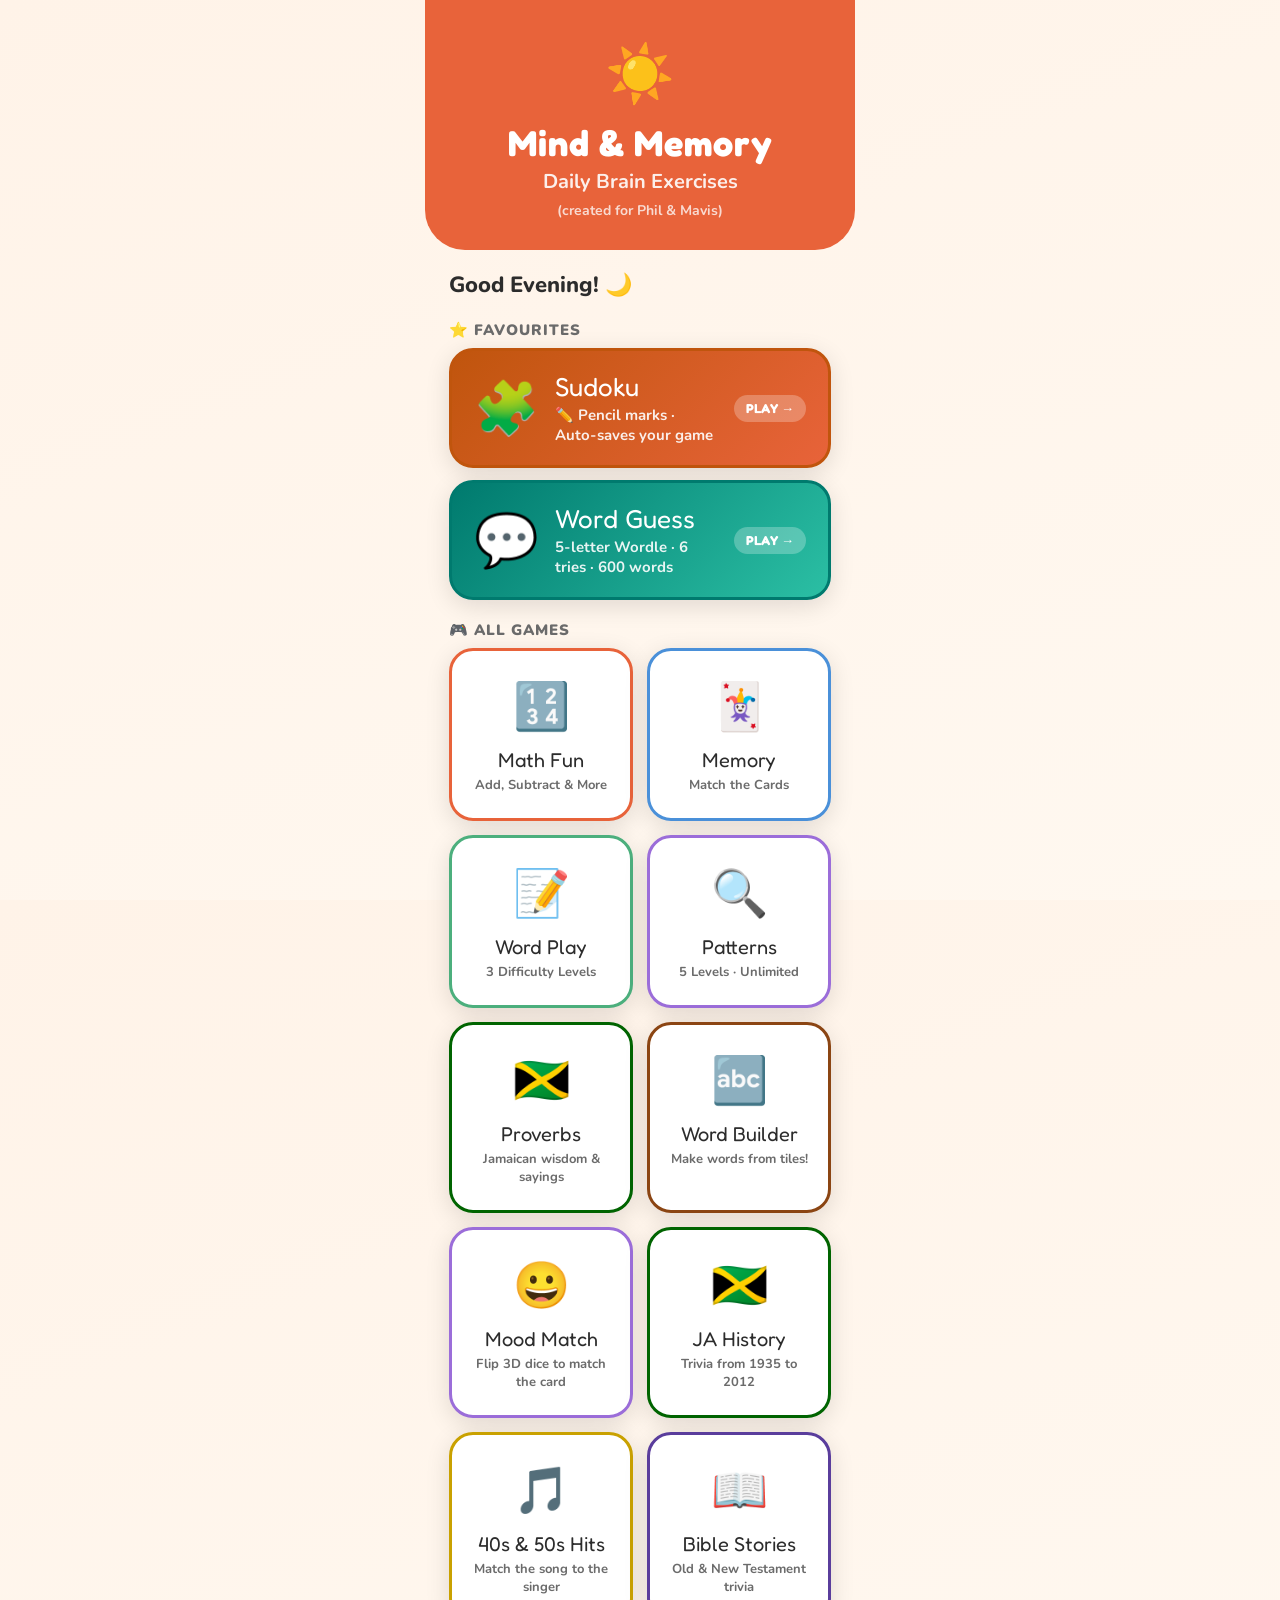
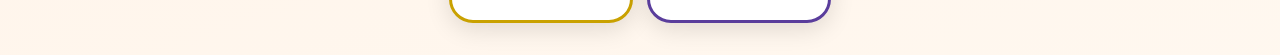
<file: index.html>
<!DOCTYPE html>
<html lang="en">
<head>
<meta charset="UTF-8">
<meta name="viewport" content="width=device-width, initial-scale=1.0, maximum-scale=1.0, minimum-scale=1.0, user-scalable=no">
<title>Mind & Memory</title>
<link rel="stylesheet" href="style.css">
<style>
  body { background: linear-gradient(160deg, #FFF3E8, #FFF8F0); }

  .home-header {
    background: var(--primary);
    padding: 36px 28px 28px;
    border-radius: 0 0 40px 40px;
    color: #fff; text-align: center;
  }
  .home-header .sun { font-size: 56px; margin-bottom: 8px; }
  .home-header h1   { font-family: 'Fredoka One', cursive; font-size: 36px; letter-spacing: 1px; margin-bottom: 4px; }
  .home-header p    { font-size: 20px; opacity: 0.9; font-weight: 700; }

  .home-greeting { padding: 20px 24px 6px; font-size: 22px; font-weight: 800; }

  /* ── Section labels ── */
  .section-label {
    padding: 14px 24px 8px;
    font-size: 15px; font-weight: 900;
    color: var(--subtext); letter-spacing: 1px;
    text-transform: uppercase;
  }

  /* ── Favourites row — full width cards, prominent ── */
  .favourites-row {
    display: flex; flex-direction: column;
    gap: 12px; padding: 0 24px 6px;
  }
  .fav-card {
    display: flex; align-items: center; gap: 16px;
    background: #fff; border-radius: var(--radius);
    padding: 20px 22px;
    box-shadow: var(--shadow);
    text-decoration: none; color: var(--text);
    border: 3px solid transparent;
    transition: transform 0.15s;
    -webkit-tap-highlight-color: transparent;
    user-select: none; position: relative; overflow: hidden;
  }
  .fav-card:active { transform: scale(0.97); }

  /* Sudoku — rich orange */
  .fav-card.sudoku {
    background: linear-gradient(135deg, #C0550D 0%, #E8633A 100%);
    border-color: #C0550D;
  }
  .fav-card.sudoku .fav-name,
  .fav-card.sudoku .fav-desc,
  .fav-card.sudoku .fav-badge { color: #fff; }

  /* Wordle — rich teal */
  .fav-card.wordle {
    background: linear-gradient(135deg, #007A6E 0%, #2BBFA4 100%);
    border-color: #007A6E;
  }
  .fav-card.wordle .fav-name,
  .fav-card.wordle .fav-desc,
  .fav-card.wordle .fav-badge { color: #fff; }

  .fav-icon  { font-size: 52px; flex-shrink: 0; }
  .fav-info  { flex: 1; }
  .fav-name  { font-family: 'Fredoka One', cursive; font-size: 26px; margin-bottom: 3px; }
  .fav-desc  { font-size: 15px; font-weight: 700; opacity: 0.9; }
  .fav-badge {
    font-family: 'Fredoka One', cursive;
    font-size: 13px; font-weight: 900;
    background: rgba(255,255,255,0.25);
    padding: 5px 12px; border-radius: 50px;
    flex-shrink: 0;
  }

  /* ── Regular game grid ── */
  .game-grid {
    display: grid; grid-template-columns: 1fr 1fr;
    gap: 14px; padding: 0 24px 32px;
  }
  .game-card {
    background: #fff; border-radius: var(--radius);
    padding: 24px 14px; text-align: center;
    box-shadow: var(--shadow); cursor: pointer;
    transition: transform 0.15s; border: 3px solid transparent;
    -webkit-tap-highlight-color: transparent; user-select: none;
    text-decoration: none; color: var(--text); display: block;
  }
  .game-card:active { transform: scale(0.96); }
  .game-card .icon      { font-size: 46px; margin-bottom: 10px; }
  .game-card .game-name { font-family: 'Fredoka One', cursive; font-size: 20px; margin-bottom: 4px; }
  .game-card .game-desc { font-size: 13px; color: var(--subtext); font-weight: 700; }

  .game-card.math     { border-color: var(--primary); }
  .game-card.memory   { border-color: var(--secondary); }
  .game-card.word     { border-color: var(--green); }
  .game-card.pattern  { border-color: var(--purple); }
  .game-card.proverbs { border-color: #006400; }
  .game-card.scrabble { border-color: #8B4513; }
  .game-card.mood     { border-color: var(--purple); }
  .game-card.jhistory { border-color: #006400; }
  .game-card.music40s { border-color: #C9A100; }
  .game-card.bible    { border-color: #5A3D9C; }
</style>
  <link rel="manifest" href="manifest.json">
  <meta name="apple-mobile-web-app-capable" content="yes">
  <meta name="apple-mobile-web-app-status-bar-style" content="black-translucent">
  <meta name="apple-mobile-web-app-title" content="Mind &amp; Memory">
  <meta name="theme-color" content="#E8633A">
</head>
<body>

<div class="home-header">
  <div class="sun">☀️</div>
  <h1>Mind & Memory</h1>
  <p>Daily Brain Exercises<br><span style="font-size:14px;font-weight:700;opacity:0.85">(created for Phil &amp; Mavis)</span></p>
</div>

<div class="home-greeting" id="greeting">Good Morning! 🌸</div>

<!-- ── FAVOURITES ── -->
<div class="section-label">⭐ Favourites</div>
<div class="favourites-row">
  <a class="fav-card sudoku" href="sudoku.html">
    <div class="fav-icon">🧩</div>
    <div class="fav-info">
      <div class="fav-name">Sudoku</div>
      <div class="fav-desc">✏️ Pencil marks · Auto-saves your game</div>
    </div>
    <div class="fav-badge">PLAY →</div>
  </a>
  <a class="fav-card wordle" href="wordle.html">
    <div class="fav-icon">💬</div>
    <div class="fav-info">
      <div class="fav-name">Word Guess</div>
      <div class="fav-desc">5-letter Wordle · 6 tries · 600 words</div>
    </div>
    <div class="fav-badge">PLAY →</div>
  </a>
</div>

<!-- ── ALL GAMES ── -->
<div class="section-label">🎮 All Games</div>
<div class="game-grid">
  <a class="game-card math" href="math.html">
    <div class="icon">🔢</div>
    <div class="game-name">Math Fun</div>
    <div class="game-desc">Add, Subtract & More</div>
  </a>
  <a class="game-card memory" href="memory.html">
    <div class="icon">🃏</div>
    <div class="game-name">Memory</div>
    <div class="game-desc">Match the Cards</div>
  </a>
  <a class="game-card word" href="wordplay.html">
    <div class="icon">📝</div>
    <div class="game-name">Word Play</div>
    <div class="game-desc">3 Difficulty Levels</div>
  </a>
  <a class="game-card pattern" href="patterns.html">
    <div class="icon">🔍</div>
    <div class="game-name">Patterns</div>
    <div class="game-desc">5 Levels · Unlimited</div>
  </a>
  <a class="game-card proverbs" href="proverbs.html">
    <div class="icon">🇯🇲</div>
    <div class="game-name">Proverbs</div>
    <div class="game-desc">Jamaican wisdom & sayings</div>
  </a>
  <a class="game-card scrabble" href="scrabble.html">
    <div class="icon">🔤</div>
    <div class="game-name">Word Builder</div>
    <div class="game-desc">Make words from tiles!</div>
  </a>
  <a class="game-card mood" href="moodmatch.html">
    <div class="icon">😀</div>
    <div class="game-name">Mood Match</div>
    <div class="game-desc">Flip 3D dice to match the card</div>
  </a>
  <a class="game-card jhistory" href="jhistory.html">
    <div class="icon">🇯🇲</div>
    <div class="game-name">JA History</div>
    <div class="game-desc">Trivia from 1935 to 2012</div>
  </a>
  <a class="game-card music40s" href="music40s.html">
    <div class="icon">🎵</div>
    <div class="game-name">40s & 50s Hits</div>
    <div class="game-desc">Match the song to the singer</div>
  </a>
  <a class="game-card bible" href="biblestories.html">
    <div class="icon">📖</div>
    <div class="game-name">Bible Stories</div>
    <div class="game-desc">Old & New Testament trivia</div>
  </a>
</div>

<script>
  const h = new Date().getHours();
  document.getElementById('greeting').textContent =
    h < 12 ? 'Good Morning! 🌸' : h < 17 ? 'Good Afternoon! ☀️' : 'Good Evening! 🌙';
</script>
  <script>
    if ("serviceWorker" in navigator) {
      navigator.serviceWorker.register("/Mind-and-Memory/sw.js");
    }
  </script>
</body>
</html>
</file>
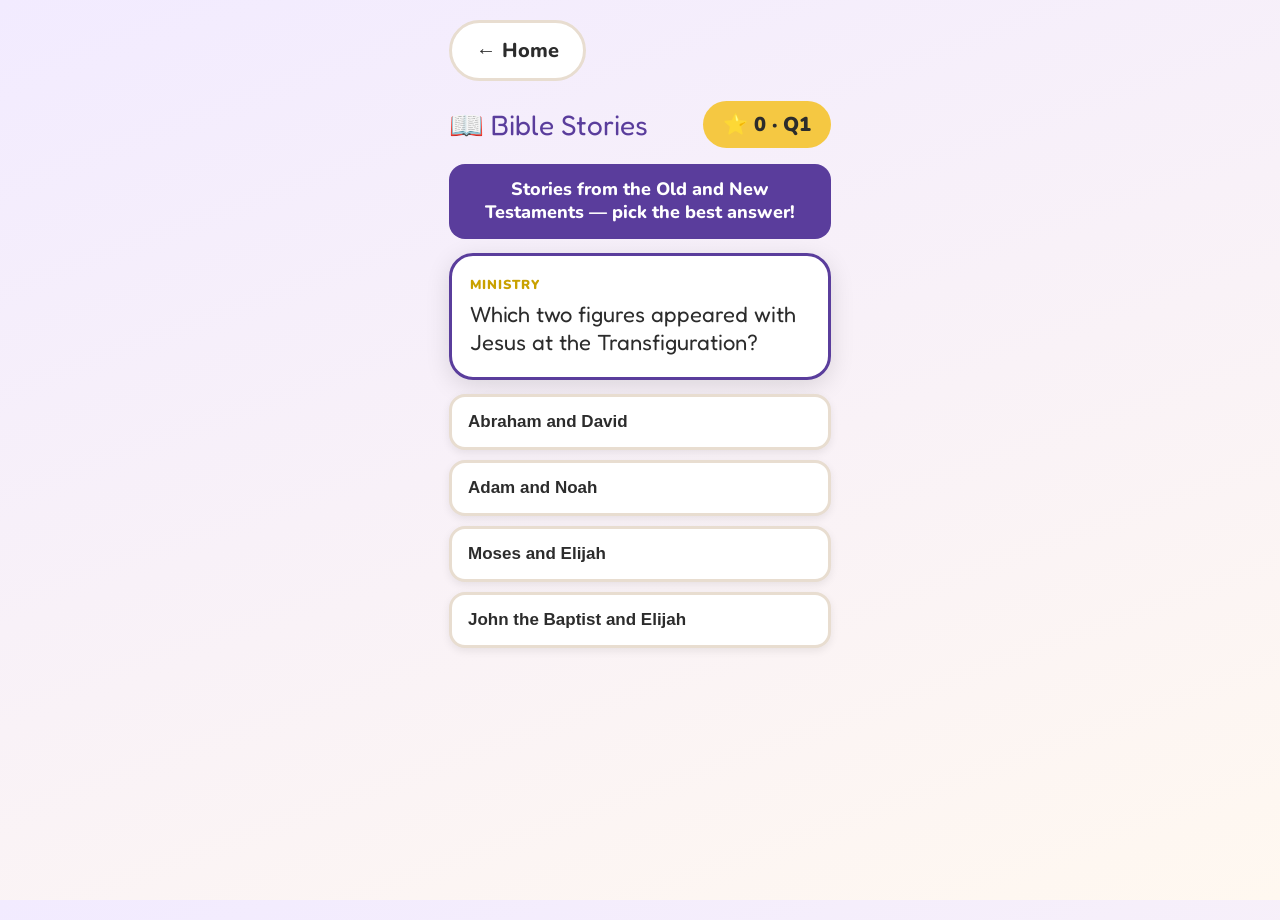
<file: biblestories.html>
<!DOCTYPE html>
<html lang="en">
<head>
<meta charset="UTF-8">
<meta name="viewport" content="width=device-width, initial-scale=1.0, maximum-scale=1.0, minimum-scale=1.0, user-scalable=no">
<title>Bible Stories – Mind & Memory</title>
<link rel="stylesheet" href="style.css">
<style>
  body { background: linear-gradient(160deg,#F2EBFF,#FFF8F0); overflow-y:auto; }

  .bs-banner {
    margin: 0 24px 14px; border-radius: 16px;
    padding: 14px 20px; font-size: 18px; font-weight: 800;
    text-align: center; color: #fff; background: #5A3D9C;
    line-height: 1.3;
  }

  .bs-question {
    margin: 0 24px 14px; background: #fff;
    border: 3px solid #5A3D9C; border-radius: var(--radius);
    padding: 20px 18px; box-shadow: var(--shadow);
  }
  .bs-section {
    font-size: 13px; font-weight: 900; letter-spacing: 1px;
    color: #C9A100; text-transform: uppercase; margin-bottom: 6px;
  }
  .bs-q-text {
    font-family: 'Fredoka One', cursive; font-size: 22px;
    color: var(--text); line-height: 1.3;
  }

  .bs-options {
    display: grid; grid-template-columns: 1fr;
    gap: 10px; padding: 0 24px;
  }
  .bs-btn {
    background: #fff; border: 3px solid var(--border);
    border-radius: 16px; padding: 14px 16px;
    font-size: 17px; font-weight: 800; color: var(--text);
    cursor: pointer; text-align: left;
    box-shadow: 0 3px 8px rgba(0,0,0,.08);
    -webkit-tap-highlight-color: transparent;
    line-height: 1.3;
  }
  .bs-btn:active { transform: scale(.97); }
  .bs-btn.correct { background: #5A3D9C; color: #fff; border-color: #5A3D9C; }
  .bs-btn.wrong   { background: #EF5350; color: #fff; border-color: #EF5350; }

  .bs-feedback {
    margin: 14px 24px 0; text-align: center;
    font-size: 18px; font-weight: 900; min-height: 26px;
  }
  .bs-feedback.good { color: var(--green); }
  .bs-feedback.bad  { color: #EF5350; }

  .bs-fact-box {
    margin: 12px 24px 18px; background: #FFF8E0;
    border: 3px solid #C9A100; border-radius: 16px;
    padding: 14px 18px; display: none;
  }
  .bs-fact-label { font-size: 13px; font-weight: 900; color: #C9A100; text-transform: uppercase; letter-spacing: 1px; margin-bottom: 4px; }
  .bs-fact-text  { font-size: 15px; font-weight: 700; color: var(--text); line-height: 1.4; }
</style>
  <link rel="manifest" href="manifest.json">
  <meta name="apple-mobile-web-app-capable" content="yes">
  <meta name="apple-mobile-web-app-status-bar-style" content="black-translucent">
  <meta name="apple-mobile-web-app-title" content="Mind &amp; Memory">
  <meta name="theme-color" content="#5A3D9C">
</head>
<body>

  <a class="back-btn" href="index.html">← Home</a>

  <div class="game-header">
    <div class="game-title" style="color:#5A3D9C">📖 Bible Stories</div>
    <div class="score-badge">⭐ <span id="bs-score">0</span> · Q<span id="bs-qnum">1</span></div>
  </div>

  <div class="bs-banner">Stories from the Old and New Testaments — pick the best answer!</div>

  <div class="bs-question">
    <div class="bs-section" id="bs-section"></div>
    <div class="bs-q-text" id="bs-question"></div>
  </div>

  <div class="bs-options" id="bs-options"></div>

  <div class="bs-feedback" id="bs-feedback"></div>

  <div class="bs-fact-box" id="bs-fact-box">
    <div class="bs-fact-label">📖 Did you know?</div>
    <div class="bs-fact-text" id="bs-fact-text"></div>
  </div>

  <script src="games/biblestories.js"></script>
  <script>
    if ("serviceWorker" in navigator) {
      navigator.serviceWorker.register("/Mind-and-Memory/sw.js");
    }
  </script>
</body>
</html>
</file>
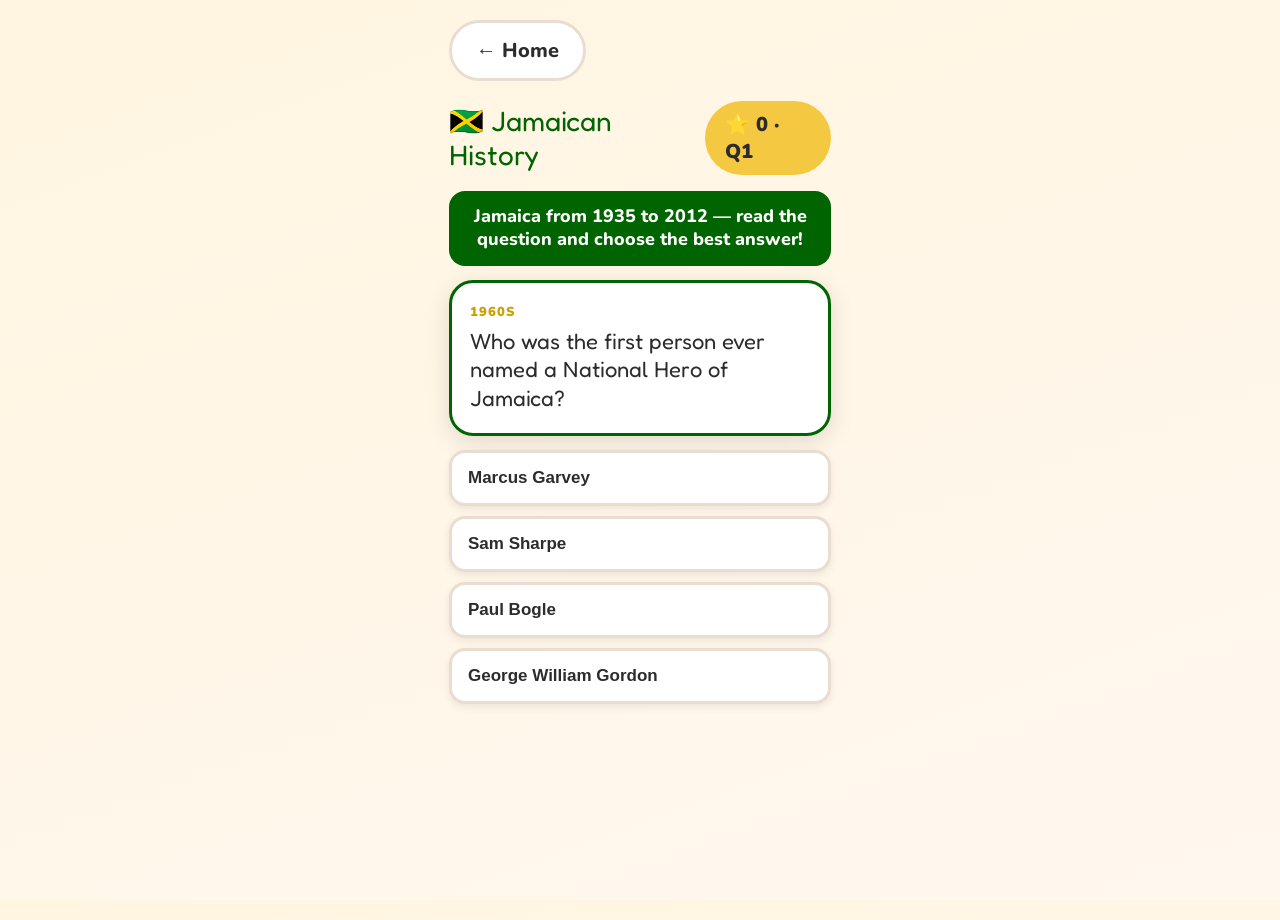
<file: jhistory.html>
<!DOCTYPE html>
<html lang="en">
<head>
<meta charset="UTF-8">
<meta name="viewport" content="width=device-width, initial-scale=1.0, maximum-scale=1.0, minimum-scale=1.0, user-scalable=no">
<title>Jamaican History – Mind & Memory</title>
<link rel="stylesheet" href="style.css">
<style>
  body { background: linear-gradient(160deg,#FFF5E0,#FFF8F0); overflow-y:auto; }

  .jh-banner {
    margin: 0 24px 14px; border-radius: 16px;
    padding: 14px 20px; font-size: 18px; font-weight: 800;
    text-align: center; color: #fff; background: #006400;
    line-height: 1.3;
  }

  .jh-question {
    margin: 0 24px 14px; background: #fff;
    border: 3px solid #006400; border-radius: var(--radius);
    padding: 20px 18px; box-shadow: var(--shadow);
  }
  .jh-era {
    font-size: 13px; font-weight: 900; letter-spacing: 1px;
    color: #C9A100; text-transform: uppercase; margin-bottom: 6px;
  }
  .jh-q-text {
    font-family: 'Fredoka One', cursive; font-size: 22px;
    color: var(--text); line-height: 1.3;
  }

  .jh-options {
    display: grid; grid-template-columns: 1fr;
    gap: 10px; padding: 0 24px;
  }
  .jh-btn {
    background: #fff; border: 3px solid var(--border);
    border-radius: 16px; padding: 14px 16px;
    font-size: 17px; font-weight: 800; color: var(--text);
    cursor: pointer; text-align: left;
    box-shadow: 0 3px 8px rgba(0,0,0,.08);
    -webkit-tap-highlight-color: transparent;
    line-height: 1.3;
  }
  .jh-btn:active { transform: scale(.97); }
  .jh-btn.correct { background: #006400; color: #fff; border-color: #006400; }
  .jh-btn.wrong   { background: #EF5350; color: #fff; border-color: #EF5350; }

  .jh-feedback {
    margin: 14px 24px 0; text-align: center;
    font-size: 18px; font-weight: 900; min-height: 26px;
  }
  .jh-feedback.good { color: var(--green); }
  .jh-feedback.bad  { color: #EF5350; }

  .jh-fact-box {
    margin: 12px 24px 18px; background: #FFF8E0;
    border: 3px solid #C9A100; border-radius: 16px;
    padding: 14px 18px; display: none;
  }
  .jh-fact-label { font-size: 13px; font-weight: 900; color: #C9A100; text-transform: uppercase; letter-spacing: 1px; margin-bottom: 4px; }
  .jh-fact-text  { font-size: 15px; font-weight: 700; color: var(--text); line-height: 1.4; }
</style>
  <link rel="manifest" href="manifest.json">
  <meta name="apple-mobile-web-app-capable" content="yes">
  <meta name="apple-mobile-web-app-status-bar-style" content="black-translucent">
  <meta name="apple-mobile-web-app-title" content="Mind &amp; Memory">
  <meta name="theme-color" content="#006400">
</head>
<body>

  <a class="back-btn" href="index.html">← Home</a>

  <div class="game-header">
    <div class="game-title" style="color:#006400">🇯🇲 Jamaican History</div>
    <div class="score-badge">⭐ <span id="jh-score">0</span> · Q<span id="jh-qnum">1</span></div>
  </div>

  <div class="jh-banner">Jamaica from 1935 to 2012 — read the question and choose the best answer!</div>

  <div class="jh-question">
    <div class="jh-era" id="jh-era"></div>
    <div class="jh-q-text" id="jh-question"></div>
  </div>

  <div class="jh-options" id="jh-options"></div>

  <div class="jh-feedback" id="jh-feedback"></div>

  <div class="jh-fact-box" id="jh-fact-box">
    <div class="jh-fact-label">📖 Did you know?</div>
    <div class="jh-fact-text" id="jh-fact-text"></div>
  </div>

  <script src="games/jhistory.js"></script>
  <script>
    if ("serviceWorker" in navigator) {
      navigator.serviceWorker.register("/Mind-and-Memory/sw.js");
    }
  </script>
</body>
</html>
</file>
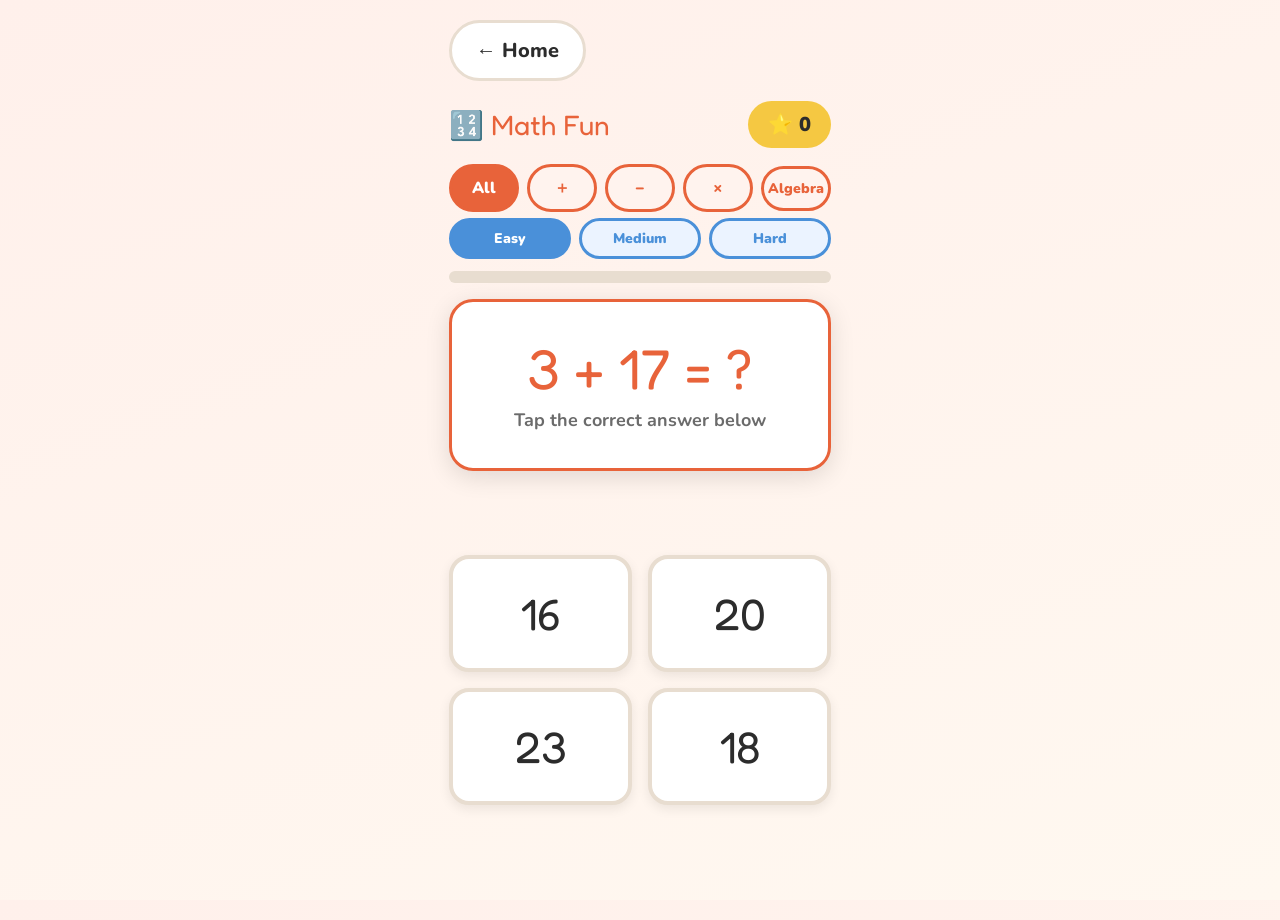
<file: math.html>
<!DOCTYPE html>
<html lang="en">
<head>
<meta charset="UTF-8">
<meta name="viewport" content="width=device-width, initial-scale=1.0, maximum-scale=1.0, minimum-scale=1.0, user-scalable=no">
<title>Math Fun – Mind & Memory</title>
<link rel="stylesheet" href="style.css">
<style>
  body { background: linear-gradient(160deg, #FFF0EB, #FFF8F0); }
  .question-box {
    margin: 16px 24px; background: #fff;
    border-radius: var(--radius); padding: 36px 20px;
    text-align: center; box-shadow: var(--shadow);
    border: 3px solid var(--primary);
  }
  .question-text { font-family: 'Fredoka One', cursive; font-size: 56px; color: var(--primary); line-height: 1.1; }
  .question-hint { font-size: 18px; color: var(--subtext); margin-top: 8px; font-weight: 700; }
  .answer-grid { display: grid; grid-template-columns: 1fr 1fr; gap: 16px; padding: 16px 24px; }
  .answer-btn {
    background: #fff; border: 4px solid var(--border);
    border-radius: 20px; padding: 28px 12px;
    font-family: 'Fredoka One', cursive; font-size: 44px;
    cursor: pointer; -webkit-tap-highlight-color: transparent;
    box-shadow: 0 4px 12px rgba(0,0,0,0.08); color: var(--text);
    transition: transform 0.1s;
  }
  .answer-btn:active { transform: scale(0.94); }
  .answer-btn.correct { background: var(--green); border-color: var(--green); color: #fff; }
  .answer-btn.wrong   { background: #EF5350; border-color: #EF5350; color: #fff; }

  /* ── Mode selector ── */
  .math-modes {
    display: flex; gap: 8px; padding: 0 24px 6px;
    align-items: center;
  }
  .math-mode-pill {
    flex: 1; padding: 10px 0; border-radius: 50px;
    font-size: 16px; font-weight: 900; cursor: pointer;
    border: 3px solid var(--primary); color: var(--primary);
    background: #FFF3EE; -webkit-tap-highlight-color: transparent;
    text-align: center;
  }
  .math-mode-pill.active { background: var(--primary); color: #fff; }
  .math-mode-pill.algebra { font-size: 14px; }

  /* ── Difficulty selector ── */
  .math-diffs {
    display: flex; gap: 8px; padding: 0 24px 12px;
    align-items: center;
  }
  .math-diff-pill {
    flex: 1; padding: 8px 0; border-radius: 50px;
    font-size: 14px; font-weight: 900; cursor: pointer;
    border: 3px solid var(--secondary); color: var(--secondary);
    background: #EBF3FF; -webkit-tap-highlight-color: transparent;
    text-align: center;
  }
  .math-diff-pill.active { background: var(--secondary); color: #fff; }

  /* ── Algebra: smaller question text + walkthrough box ── */
  .question-box.algebra .question-text { font-size: 38px; }
  .math-walkthrough {
    display: none;
    margin: 14px 24px 12px;
    background: #FFF8E0; border: 3px solid #C9A100;
    border-radius: 16px; padding: 14px 18px;
  }
  .math-walkthrough-label {
    font-size: 13px; font-weight: 900;
    color: #C9A100; text-transform: uppercase;
    letter-spacing: 1px; margin-bottom: 8px;
  }
  .math-walkthrough-steps {
    font-size: 16px; font-weight: 700; color: var(--text);
    line-height: 1.6;
  }
  .math-walkthrough-steps .step-eq {
    font-family: 'Courier New', monospace; font-weight: 800;
    color: var(--primary);
  }
  .math-next-btn {
    margin-top: 14px;
    background: var(--primary); color: #fff;
    border: 3px solid var(--primary);
    border-radius: 50px; padding: 10px 24px;
    font-size: 16px; font-weight: 900; cursor: pointer;
    -webkit-tap-highlight-color: transparent;
  }
  .math-next-btn:active { transform: scale(.97); }
</style>
  <link rel="manifest" href="manifest.json">
  <meta name="apple-mobile-web-app-capable" content="yes">
  <meta name="apple-mobile-web-app-status-bar-style" content="black-translucent">
  <meta name="apple-mobile-web-app-title" content="Mind &amp; Memory">
  <meta name="theme-color" content="#E8633A">
</head>
<body>
  <a class="back-btn" href="index.html">← Home</a>
  <div class="game-header">
    <div class="game-title" style="color:var(--primary)">🔢 Math Fun</div>
    <div class="score-badge">⭐ <span id="math-score">0</span></div>
  </div>
  <div class="math-modes" id="math-modes">
    <span class="math-mode-pill active"         data-op="all"     onclick="setMathMode('all')">All</span>
    <span class="math-mode-pill"                data-op="+"       onclick="setMathMode('+')">＋</span>
    <span class="math-mode-pill"                data-op="-"       onclick="setMathMode('-')">−</span>
    <span class="math-mode-pill"                data-op="×"       onclick="setMathMode('×')">×</span>
    <span class="math-mode-pill algebra"        data-op="algebra" onclick="setMathMode('algebra')">Algebra</span>
  </div>
  <div class="math-diffs" id="math-diffs">
    <span class="math-diff-pill active" data-diff="easy"   onclick="setMathDiff('easy')">Easy</span>
    <span class="math-diff-pill"        data-diff="medium" onclick="setMathDiff('medium')">Medium</span>
    <span class="math-diff-pill"        data-diff="hard"   onclick="setMathDiff('hard')">Hard</span>
  </div>
  <div class="progress-bar-wrap">
    <div class="progress-bar-fill" id="math-progress" style="width:0%"></div>
  </div>
  <div class="question-box" id="math-question-box">
    <div class="question-text" id="math-question"></div>
    <div class="question-hint">Tap the correct answer below</div>
  </div>
  <div class="feedback-area" id="math-feedback"></div>
  <div class="answer-grid" id="math-answers"></div>
  <div class="math-walkthrough" id="math-walkthrough">
    <div class="math-walkthrough-label">📘 Here's how to solve it</div>
    <div class="math-walkthrough-steps" id="math-walkthrough-steps"></div>
    <button class="math-next-btn" id="math-next-btn" onclick="advanceMath()">Next →</button>
  </div>
  <script src="games/math.js"></script>
  <script>
    if ("serviceWorker" in navigator) {
      navigator.serviceWorker.register("/Mind-and-Memory/sw.js");
    }
  </script>
</body>
</html>
</file>
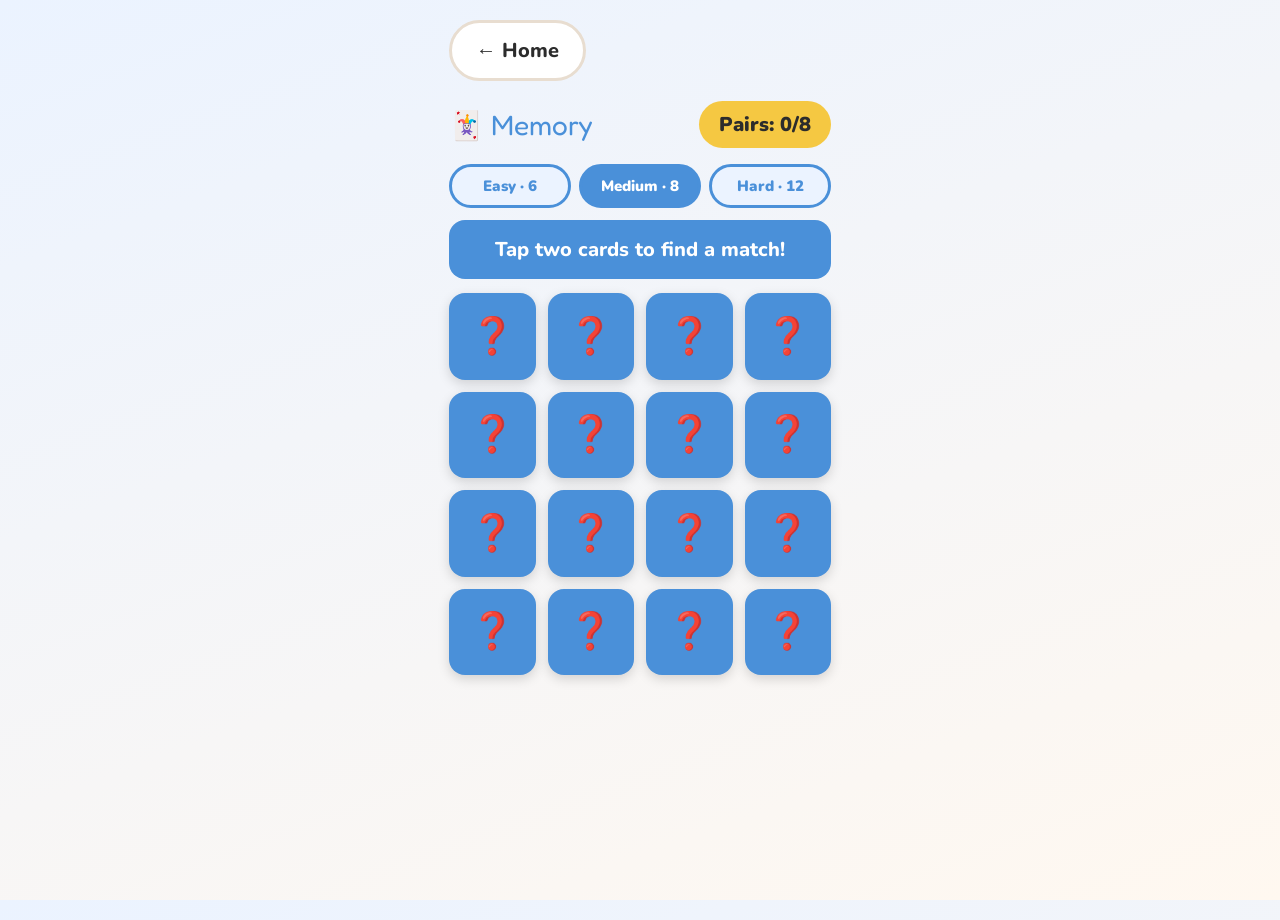
<file: memory.html>
<!DOCTYPE html>
<html lang="en">
<head>
<meta charset="UTF-8">
<meta name="viewport" content="width=device-width, initial-scale=1.0, maximum-scale=1.0, minimum-scale=1.0, user-scalable=no">
<title>Memory – Mind & Memory</title>
<link rel="stylesheet" href="style.css">
<style>
  body { background: linear-gradient(160deg, #EBF3FF, #FFF8F0); }
  .memory-instruction {
    margin: 0 24px 14px; background: var(--secondary);
    color: #fff; border-radius: 16px; padding: 16px 20px;
    font-size: 20px; font-weight: 800; text-align: center;
  }
  .memory-grid {
    display: grid; grid-template-columns: repeat(4, 1fr);
    gap: 12px; padding: 0 24px;
  }
  .mem-card {
    aspect-ratio: 1; border-radius: 16px;
    background: var(--secondary);
    display: flex; align-items: center; justify-content: center;
    font-size: 36px; cursor: pointer;
    box-shadow: 0 4px 12px rgba(0,0,0,0.15);
    -webkit-tap-highlight-color: transparent; user-select: none;
  }
  .mem-card.flipped { background: #fff; border: 3px solid var(--secondary); }
  .mem-card.matched { background: var(--green); border: 3px solid var(--green); }

  /* ── Difficulty selector ── */
  .mem-modes {
    display: flex; gap: 8px; padding: 0 24px 12px;
    align-items: center;
  }
  .mem-mode-pill {
    flex: 1; padding: 9px 0; border-radius: 50px;
    font-size: 15px; font-weight: 900; cursor: pointer;
    border: 3px solid var(--secondary); color: var(--secondary);
    background: #EBF3FF; -webkit-tap-highlight-color: transparent;
    text-align: center;
  }
  .mem-mode-pill.active { background: var(--secondary); color: #fff; }

  .memory-grid.hard .mem-card { font-size: 28px; }
</style>
  <link rel="manifest" href="manifest.json">
  <meta name="apple-mobile-web-app-capable" content="yes">
  <meta name="apple-mobile-web-app-status-bar-style" content="black-translucent">
  <meta name="apple-mobile-web-app-title" content="Mind &amp; Memory">
  <meta name="theme-color" content="#E8633A">
</head>
<body>
  <a class="back-btn" href="index.html">← Home</a>
  <div class="game-header">
    <div class="game-title" style="color:var(--secondary)">🃏 Memory</div>
    <div class="score-badge">Pairs: <span id="mem-pairs">0</span>/<span id="mem-total">8</span></div>
  </div>
  <div class="mem-modes" id="mem-modes">
    <span class="mem-mode-pill"        data-diff="easy"   onclick="setMemDifficulty('easy')">Easy · 6</span>
    <span class="mem-mode-pill active" data-diff="medium" onclick="setMemDifficulty('medium')">Medium · 8</span>
    <span class="mem-mode-pill"        data-diff="hard"   onclick="setMemDifficulty('hard')">Hard · 12</span>
  </div>
  <div class="memory-instruction" id="mem-instruction">Tap two cards to find a match!</div>
  <div class="memory-grid" id="memory-grid"></div>

  <div class="overlay" id="result-overlay">
    <div class="result-popup">
      <div class="result-emoji" id="res-emoji">🏆</div>
      <div class="result-title" id="res-title">You Did It!</div>
      <div class="result-score" id="res-score">You matched all 8 pairs!</div>
      <button class="popup-btn" id="res-play-again">Play Again 🔄</button>
      <a class="popup-btn secondary" href="index.html">← Back to Home</a>
    </div>
  </div>
  <script src="games/memory.js"></script>
  <script>
    if ("serviceWorker" in navigator) {
      navigator.serviceWorker.register("/Mind-and-Memory/sw.js");
    }
  </script>
</body>
</html>
</file>
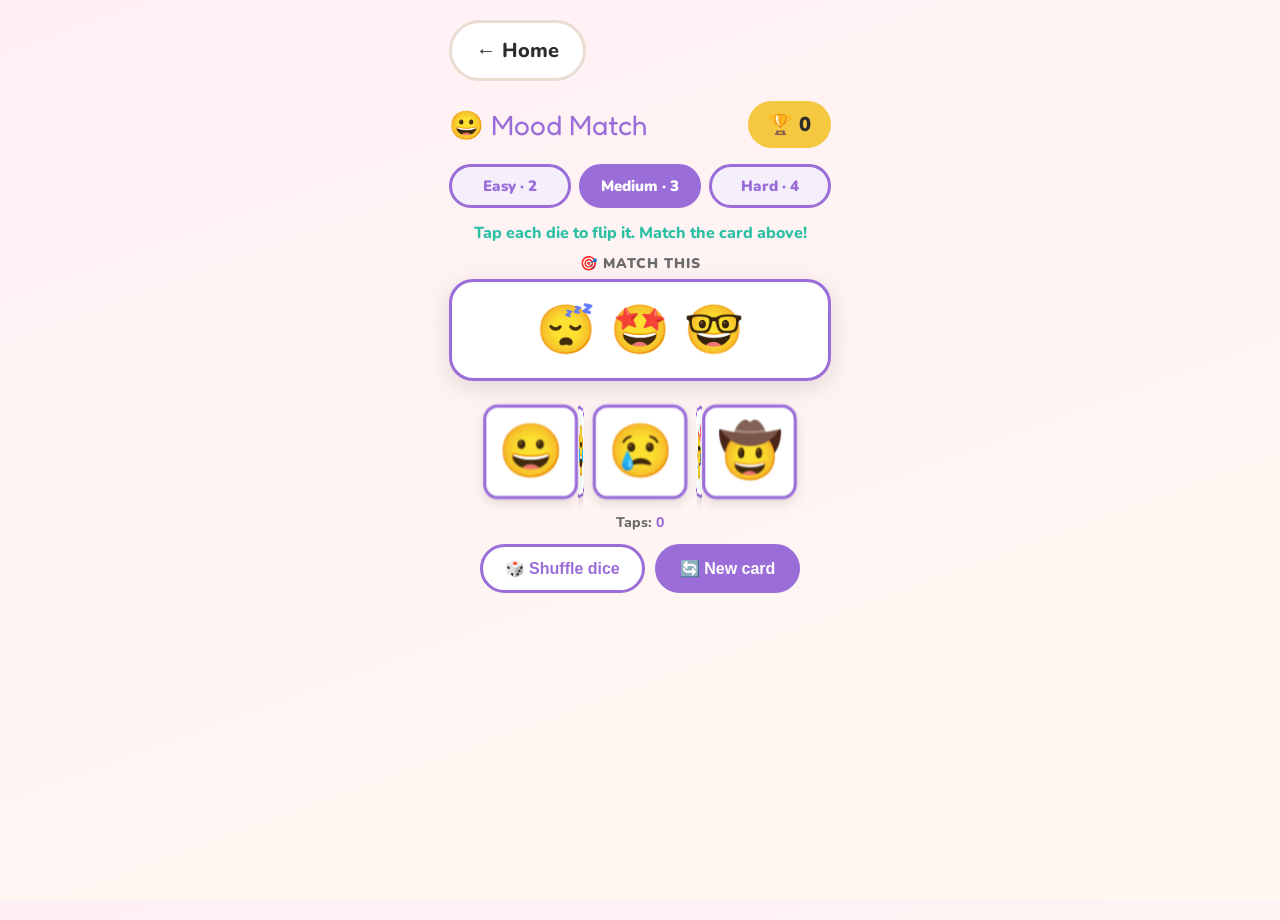
<file: moodmatch.html>
<!DOCTYPE html>
<html lang="en">
<head>
<meta charset="UTF-8">
<meta name="viewport" content="width=device-width, initial-scale=1.0, maximum-scale=1.0, minimum-scale=1.0, user-scalable=no">
<title>Mood Match – Mind & Memory</title>
<link rel="stylesheet" href="style.css">
<style>
  body { background: linear-gradient(160deg,#FFF0F5,#FFF8F0); overflow-y:auto; }

  /* ── Difficulty selector ── */
  .mood-modes {
    display: flex; gap: 8px; padding: 0 24px 10px;
    align-items: center;
  }
  .mood-mode-pill {
    flex: 1; padding: 9px 0; border-radius: 50px;
    font-size: 15px; font-weight: 900; cursor: pointer;
    border: 3px solid var(--purple); color: var(--purple);
    background: #F5EFFB; -webkit-tap-highlight-color: transparent;
    text-align: center;
  }
  .mood-mode-pill.active { background: var(--purple); color: #fff; }

  /* ── Status / instructions ── */
  .mood-status {
    text-align: center; padding: 4px 24px 10px;
    font-size: 16px; font-weight: 800; color: var(--teal); min-height: 24px;
  }

  /* ── Target card ── */
  .target-label {
    text-align: center; font-size: 14px; font-weight: 900;
    letter-spacing: 1px; color: var(--subtext);
    text-transform: uppercase; padding: 0 24px 6px;
  }
  .target-card {
    margin: 0 24px 18px;
    background: #fff; border: 3px solid var(--purple);
    border-radius: var(--radius);
    padding: 16px 12px;
    display: flex; justify-content: center; gap: 10px;
    box-shadow: var(--shadow);
  }
  .target-face {
    font-size: 48px; line-height: 1;
    width: 64px; height: 64px;
    display: flex; align-items: center; justify-content: center;
  }

  /* ── Dice row ── */
  .dice-row {
    --die-size: 90px;
    --die-half: 45px;
    --die-emoji: 50px;
    display: flex; justify-content: center; gap: 14px;
    padding: 8px 16px 16px;
    perspective: 900px;
  }
  .dice-row.size-4 {
    --die-size: 72px;
    --die-half: 36px;
    --die-emoji: 40px;
    gap: 10px;
  }

  .die {
    width: var(--die-size); height: var(--die-size);
    position: relative;
    transform-style: preserve-3d;
    transition: transform .55s cubic-bezier(.4,.2,.3,1.2);
    cursor: pointer;
    -webkit-tap-highlight-color: transparent;
  }
  .die.matched .face {
    background: #E8F8EF;
    border-color: var(--green);
  }
  .face {
    position: absolute; inset: 0;
    background: #fff; border: 3px solid var(--purple);
    border-radius: 14px;
    display: flex; align-items: center; justify-content: center;
    font-size: var(--die-emoji); line-height: 1;
    box-shadow: 0 4px 12px rgba(0,0,0,.12);
    backface-visibility: hidden;
  }
  .face.f0 { transform: rotateY(  0deg) translateZ(var(--die-half)); }
  .face.f1 { transform: rotateY( 90deg) translateZ(var(--die-half)); }
  .face.f2 { transform: rotateY(180deg) translateZ(var(--die-half)); }
  .face.f3 { transform: rotateY(270deg) translateZ(var(--die-half)); }
  .face.f4 { transform: rotateX( 90deg) translateZ(var(--die-half)); }
  .face.f5 { transform: rotateX(-90deg) translateZ(var(--die-half)); }

  /* ── Buttons ── */
  .mood-actions {
    display: flex; gap: 10px; padding: 0 24px 18px;
    justify-content: center; flex-wrap: wrap;
  }
  .mood-btn {
    background: #fff; border: 3px solid var(--purple);
    border-radius: 50px; padding: 12px 22px;
    font-size: 16px; font-weight: 900; color: var(--purple);
    cursor: pointer; -webkit-tap-highlight-color: transparent;
  }
  .mood-btn:active { transform: scale(.97); }
  .mood-btn.primary {
    background: var(--purple); color: #fff;
  }

  /* ── Stats line ── */
  .mood-stats {
    text-align: center; padding: 0 24px 12px;
    font-size: 14px; font-weight: 800; color: var(--subtext);
  }
  .mood-stats span { color: var(--purple); }
</style>
  <link rel="manifest" href="manifest.json">
  <meta name="apple-mobile-web-app-capable" content="yes">
  <meta name="apple-mobile-web-app-status-bar-style" content="black-translucent">
  <meta name="apple-mobile-web-app-title" content="Mind &amp; Memory">
  <meta name="theme-color" content="#9B6DD9">
</head>
<body>

  <a class="back-btn" href="index.html">← Home</a>

  <div class="game-header">
    <div class="game-title" style="color:#9B6DD9">😀 Mood Match</div>
    <div class="score-badge" id="mood-rounds">🏆 0</div>
  </div>

  <div class="mood-modes" id="mood-modes">
    <span class="mood-mode-pill" data-diff="easy"           onclick="setMoodDifficulty('easy')">Easy · 2</span>
    <span class="mood-mode-pill active" data-diff="medium"  onclick="setMoodDifficulty('medium')">Medium · 3</span>
    <span class="mood-mode-pill" data-diff="hard"           onclick="setMoodDifficulty('hard')">Hard · 4</span>
  </div>

  <div class="mood-status" id="mood-status">Tap each die to flip it. Match the card above!</div>

  <div class="target-label">🎯 Match this</div>
  <div class="target-card" id="target-card"></div>

  <div class="dice-row" id="dice-row"></div>

  <div class="mood-stats">Taps: <span id="mood-taps">0</span></div>

  <div class="mood-actions">
    <button class="mood-btn" onclick="moodShuffle()">🎲 Shuffle dice</button>
    <button class="mood-btn primary" onclick="moodNewRound()">🔄 New card</button>
  </div>

  <!-- Win popup -->
  <div class="overlay" id="result-overlay">
    <div class="result-popup">
      <div class="result-emoji" id="res-emoji">🎉</div>
      <div class="result-title">Matched!</div>
      <div class="result-score" id="res-score"></div>
      <button class="popup-btn" id="res-next">Next card 🔄</button>
      <a class="popup-btn secondary" href="index.html">← Back to Home</a>
    </div>
  </div>

  <script src="games/moodmatch.js"></script>
  <script>
    if ("serviceWorker" in navigator) {
      navigator.serviceWorker.register("/Mind-and-Memory/sw.js");
    }
  </script>
</body>
</html>
</file>
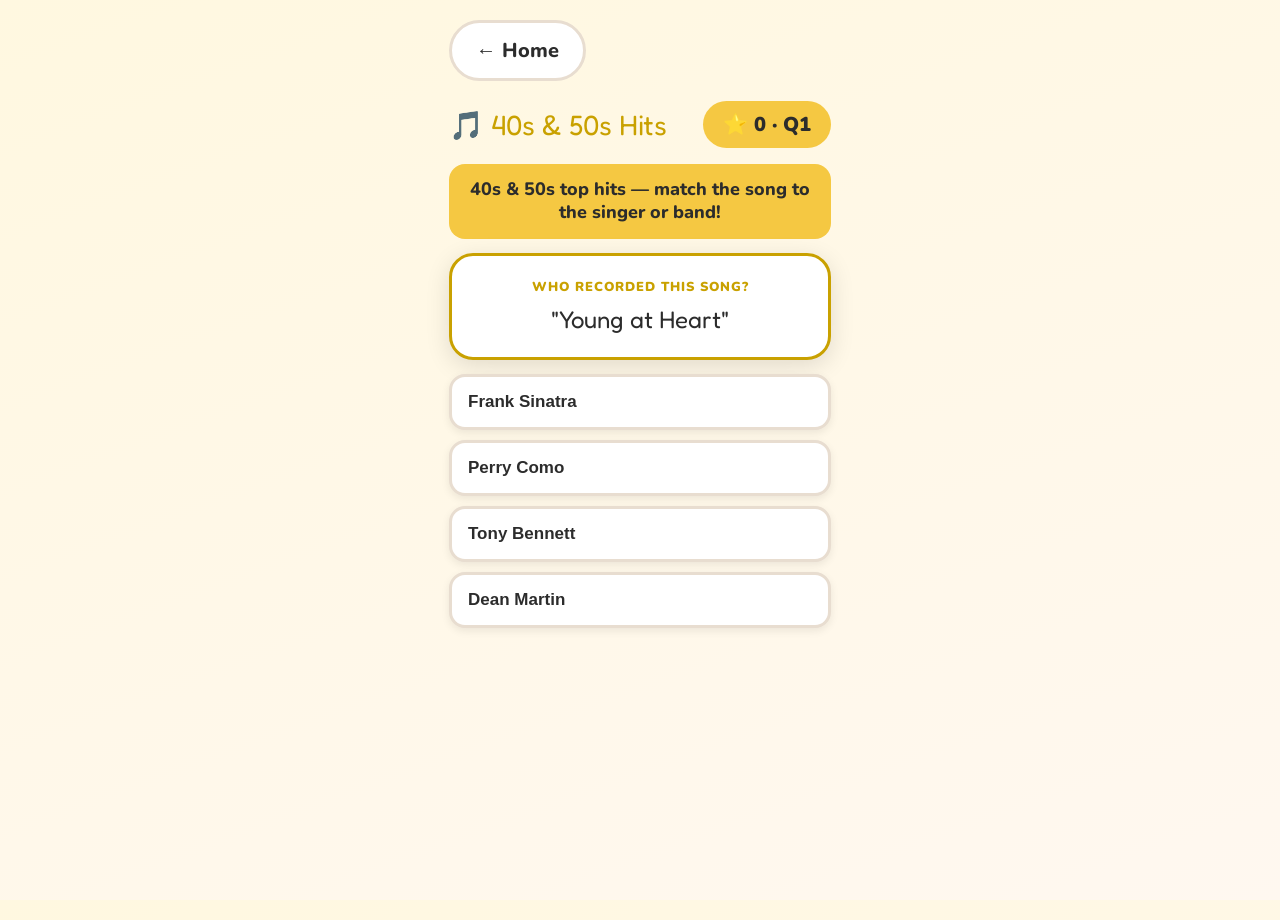
<file: music40s.html>
<!DOCTYPE html>
<html lang="en">
<head>
<meta charset="UTF-8">
<meta name="viewport" content="width=device-width, initial-scale=1.0, maximum-scale=1.0, minimum-scale=1.0, user-scalable=no">
<title>40s &amp; 50s Hits – Mind & Memory</title>
<link rel="stylesheet" href="style.css">
<style>
  body { background: linear-gradient(160deg,#FFF8E0,#FFF8F0); overflow-y:auto; }

  .m4-banner {
    margin: 0 24px 14px; border-radius: 16px;
    padding: 14px 20px; font-size: 18px; font-weight: 800;
    text-align: center; color: #2C2C2C; background: var(--yellow);
    line-height: 1.3;
  }

  .m4-question {
    margin: 0 24px 14px; background: #fff;
    border: 3px solid #C9A100; border-radius: var(--radius);
    padding: 22px 18px; box-shadow: var(--shadow); text-align: center;
  }
  .m4-q-label {
    font-size: 13px; font-weight: 900; letter-spacing: 1px;
    color: #C9A100; text-transform: uppercase; margin-bottom: 8px;
  }
  .m4-q-text {
    font-family: 'Fredoka One', cursive; font-size: 24px;
    color: var(--text); line-height: 1.3;
  }
  .m4-play-btn {
    display: none;
    margin: 14px auto 0;
    background: var(--yellow); border: 3px solid #C9A100;
    border-radius: 50px; padding: 10px 22px;
    font-size: 16px; font-weight: 900; color: #2C2C2C;
    cursor: pointer;
    -webkit-tap-highlight-color: transparent;
  }
  .m4-play-btn:disabled { opacity: .55; cursor: default; }
  .m4-play-btn:not(:disabled):active { transform: scale(.97); }

  .m4-options {
    display: grid; grid-template-columns: 1fr;
    gap: 10px; padding: 0 24px;
  }
  .m4-btn {
    background: #fff; border: 3px solid var(--border);
    border-radius: 16px; padding: 14px 16px;
    font-size: 17px; font-weight: 800; color: var(--text);
    cursor: pointer; text-align: left;
    box-shadow: 0 3px 8px rgba(0,0,0,.08);
    -webkit-tap-highlight-color: transparent;
    line-height: 1.3;
  }
  .m4-btn:active { transform: scale(.97); }
  .m4-btn.correct { background: #C9A100; color: #fff; border-color: #C9A100; }
  .m4-btn.wrong   { background: #EF5350; color: #fff; border-color: #EF5350; }

  .m4-feedback {
    margin: 14px 24px 0; text-align: center;
    font-size: 18px; font-weight: 900; min-height: 26px;
  }
  .m4-feedback.good { color: var(--green); }
  .m4-feedback.bad  { color: #EF5350; }

  .m4-fact-box {
    margin: 12px 24px 18px; background: #FFF3D6;
    border: 3px solid #C9A100; border-radius: 16px;
    padding: 14px 18px; display: none;
  }
  .m4-fact-label { font-size: 13px; font-weight: 900; color: #C9A100; text-transform: uppercase; letter-spacing: 1px; margin-bottom: 4px; }
  .m4-fact-text  { font-size: 15px; font-weight: 700; color: var(--text); line-height: 1.4; }
</style>
  <link rel="manifest" href="manifest.json">
  <meta name="apple-mobile-web-app-capable" content="yes">
  <meta name="apple-mobile-web-app-status-bar-style" content="black-translucent">
  <meta name="apple-mobile-web-app-title" content="Mind &amp; Memory">
  <meta name="theme-color" content="#C9A100">
</head>
<body>

  <a class="back-btn" href="index.html">← Home</a>

  <div class="game-header">
    <div class="game-title" style="color:#C9A100">🎵 40s &amp; 50s Hits</div>
    <div class="score-badge">⭐ <span id="m4-score">0</span> · Q<span id="m4-qnum">1</span></div>
  </div>

  <div class="m4-banner">40s &amp; 50s top hits — match the song to the singer or band!</div>

  <div class="m4-question">
    <div class="m4-q-label">Who recorded this song?</div>
    <div class="m4-q-text" id="m4-question"></div>
    <button class="m4-play-btn" id="m4-play" disabled>🔊 Play sample</button>
  </div>

  <div class="m4-options" id="m4-options"></div>

  <div class="m4-feedback" id="m4-feedback"></div>

  <div class="m4-fact-box" id="m4-fact-box">
    <div class="m4-fact-label">🎶 Did you know?</div>
    <div class="m4-fact-text" id="m4-fact-text"></div>
  </div>

  <script src="games/music40s.js"></script>
  <script>
    if ("serviceWorker" in navigator) {
      navigator.serviceWorker.register("/Mind-and-Memory/sw.js");
    }
  </script>
</body>
</html>
</file>
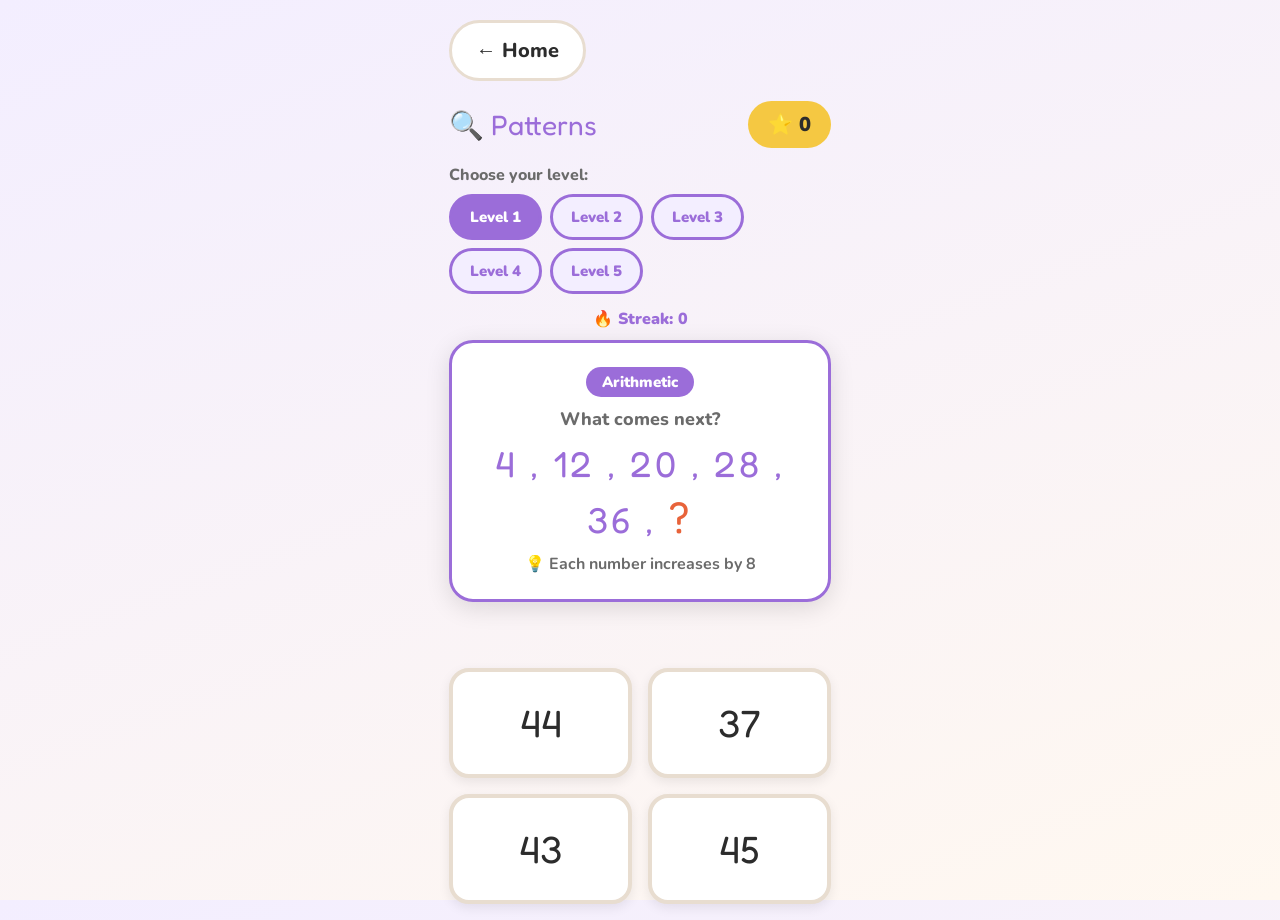
<file: patterns.html>
<!DOCTYPE html>
<html lang="en">
<head>
<meta charset="UTF-8">
<meta name="viewport" content="width=device-width, initial-scale=1.0, maximum-scale=1.0, minimum-scale=1.0, user-scalable=no">
<title>Patterns – Mind & Memory</title>
<link rel="stylesheet" href="style.css">
<style>
  body { background: linear-gradient(160deg,#F3EEFF,#FFF8F0); }
  .pat-level-bar { display:flex; gap:8px; padding:0 24px 14px; flex-wrap:wrap; }
  .pat-level-label { font-size:16px; font-weight:800; color:var(--subtext); width:100%; }
  .pat-level-pill { padding:10px 18px; border-radius:50px; font-size:15px; font-weight:900; cursor:pointer; border:3px solid var(--purple); color:var(--purple); background:#F3EEFF; -webkit-tap-highlight-color:transparent; }
  .pat-level-pill.active { background:var(--purple); color:#fff; }
  .streak-badge { font-size:16px; font-weight:900; color:var(--purple); text-align:center; padding:0 24px 10px; }
  .pat-type-tag { display:inline-block; background:var(--purple); color:#fff; border-radius:50px; padding:5px 16px; font-size:15px; font-weight:900; margin-bottom:10px; }
  .pattern-seq { margin:0 24px 14px; background:#fff; border:3px solid var(--purple); border-radius:var(--radius); padding:24px 16px; text-align:center; box-shadow:var(--shadow); }
  .pattern-seq-label { font-size:18px; color:var(--subtext); font-weight:800; margin-bottom:10px; }
  .pattern-numbers { font-family:'Fredoka One',cursive; font-size:36px; color:var(--purple); letter-spacing:3px; line-height:1.3; word-break:break-word; }
  .pattern-q { font-size:44px; color:var(--primary); }
  .pattern-hint { font-size:16px; color:var(--subtext); margin-top:8px; font-weight:700; }
  .pattern-options { display:grid; grid-template-columns:1fr 1fr; gap:16px; padding:0 24px; }
  .pattern-btn { background:#fff; border:4px solid var(--border); border-radius:20px; padding:28px 10px; font-family:'Fredoka One',cursive; font-size:38px; cursor:pointer; text-align:center; box-shadow:0 4px 12px rgba(0,0,0,0.08); -webkit-tap-highlight-color:transparent; color:var(--text); transition:transform 0.1s; }
  .pattern-btn:active { transform:scale(.95); }
  .pattern-btn.correct { background:var(--purple); border-color:var(--purple); color:#fff; }
  .pattern-btn.wrong   { background:#EF5350; border-color:#EF5350; color:#fff; }
</style>
  <link rel="manifest" href="manifest.json">
  <meta name="apple-mobile-web-app-capable" content="yes">
  <meta name="apple-mobile-web-app-status-bar-style" content="black-translucent">
  <meta name="apple-mobile-web-app-title" content="Mind &amp; Memory">
  <meta name="theme-color" content="#E8633A">
</head>
<body>
  <a class="back-btn" href="index.html">← Home</a>
  <div class="game-header">
    <div class="game-title" style="color:var(--purple)">🔍 Patterns</div>
    <div class="score-badge">⭐ <span id="pat-score">0</span></div>
  </div>
  <div class="pat-level-bar">
    <span class="pat-level-label">Choose your level:</span>
    <span class="pat-level-pill active" onclick="setPatLevel(1)">Level 1</span>
    <span class="pat-level-pill"       onclick="setPatLevel(2)">Level 2</span>
    <span class="pat-level-pill"       onclick="setPatLevel(3)">Level 3</span>
    <span class="pat-level-pill"       onclick="setPatLevel(4)">Level 4</span>
    <span class="pat-level-pill"       onclick="setPatLevel(5)">Level 5</span>
  </div>
  <div class="streak-badge" id="streak-badge">🔥 Streak: 0</div>
  <div class="pattern-seq">
    <div class="pat-type-tag" id="pat-type-tag">Arithmetic</div>
    <div class="pattern-seq-label">What comes next?</div>
    <div class="pattern-numbers" id="pattern-seq-display"></div>
    <div class="pattern-hint" id="pattern-hint"></div>
  </div>
  <div class="feedback-area" id="pat-feedback"></div>
  <div class="pattern-options" id="pattern-options"></div>
  <script src="games/patterns.js"></script>
  <script>
    if ("serviceWorker" in navigator) {
      navigator.serviceWorker.register("/Mind-and-Memory/sw.js");
    }
  </script>
</body>
</html>
</file>
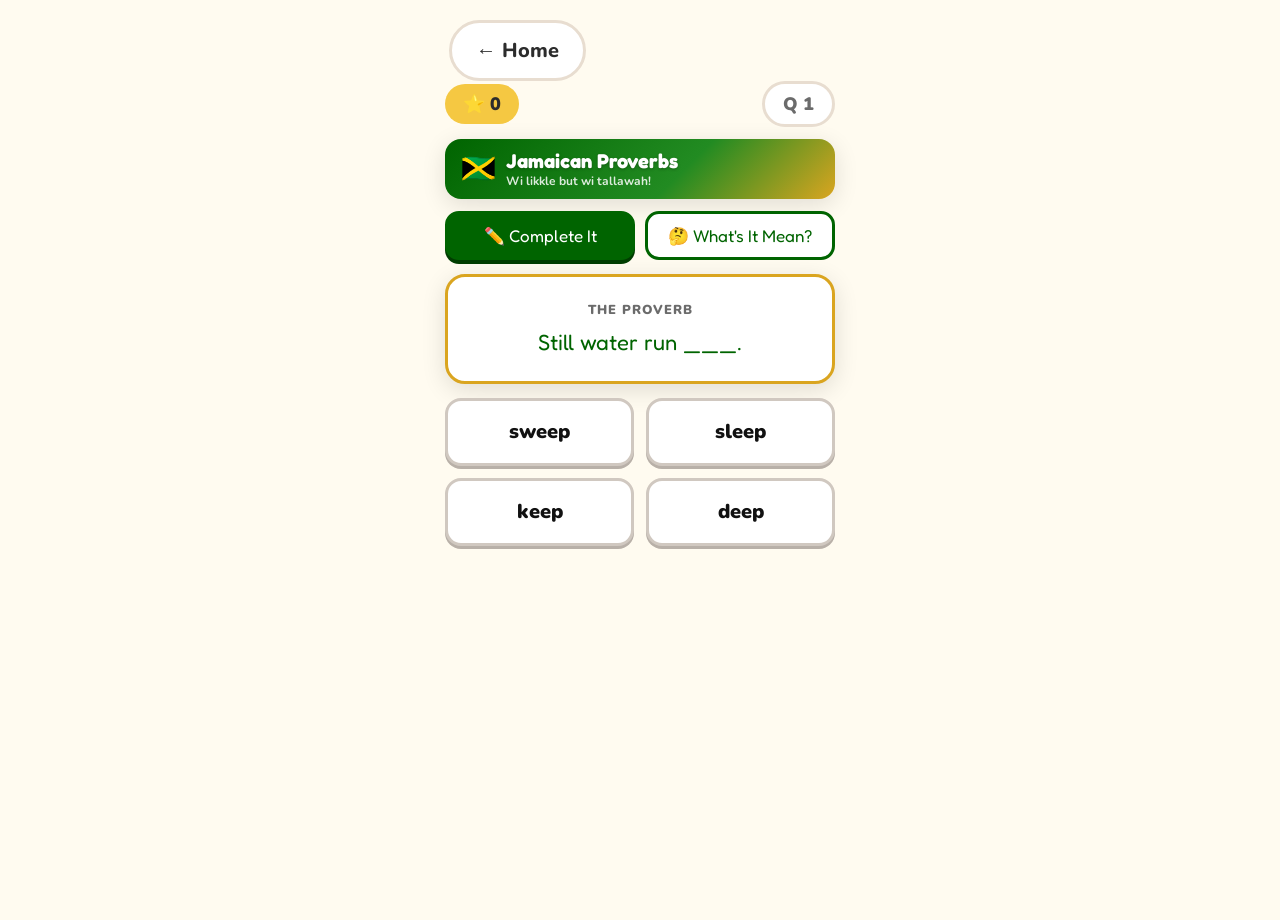
<file: proverbs.html>
<!DOCTYPE html>
<html lang="en">
<head>
<meta charset="UTF-8">
<meta name="viewport" content="width=device-width, initial-scale=1.0, maximum-scale=1.0, minimum-scale=1.0, user-scalable=no">
<title>Jamaican Proverbs – Mind & Memory</title>
<link rel="stylesheet" href="style.css">
<link rel="manifest" href="manifest.json">
<meta name="apple-mobile-web-app-capable" content="yes">
<meta name="apple-mobile-web-app-status-bar-style" content="black-translucent">
<meta name="apple-mobile-web-app-title" content="Mind &amp; Memory">
<meta name="theme-color" content="#E8633A">
<style>
  body {
    background: #FFFBF0;
    overflow-y: auto;
  }

  /* ── Header — compact ── */
  .prov-header {
    background: linear-gradient(135deg, #006400 0%, #228B22 60%, #DAA520 100%);
    margin: 0 20px 12px;
    border-radius: 16px;
    padding: 10px 16px;
    display: flex; align-items: center; gap: 10px;
    box-shadow: var(--shadow);
  }
  .prov-header .flag { font-size: 28px; flex-shrink: 0; }
  .prov-header h2 {
    font-family: 'Fredoka One', cursive;
    font-size: 20px; color: #fff;
    text-shadow: 0 1px 3px rgba(0,0,0,0.3);
    margin-bottom: 0;
  }
  .prov-header p {
    font-size: 12px; color: rgba(255,255,255,0.85);
    font-weight: 700;
  }

  /* ── Score row ── */
  .prov-score-row {
    display: flex; justify-content: space-between;
    align-items: center; padding: 0 20px 12px;
  }
  .prov-score-badge {
    background: var(--yellow); border-radius: 50px;
    padding: 8px 18px; font-size: 18px; font-weight: 900;
  }
  .prov-q-badge {
    background: #fff; border: 3px solid var(--border);
    border-radius: 50px; padding: 8px 18px;
    font-size: 18px; font-weight: 900; color: var(--subtext);
  }

  /* ── Mode toggle — two big clear buttons ── */
  .prov-mode-row {
    display: grid; grid-template-columns: 1fr 1fr;
    gap: 10px; padding: 0 20px 14px;
  }
  .prov-mode-btn {
    padding: 11px 10px;
    border-radius: 14px;
    font-family: 'Fredoka One', cursive;
    font-size: 17px;
    cursor: pointer;
    text-align: center;
    border: 3px solid #006400;
    -webkit-tap-highlight-color: transparent;
    transition: all 0.15s;
  }
  /* OFF state — white bg, dark green text */
  .prov-mode-btn.off {
    background: #fff;
    color: #006400;
  }
  /* ON state — solid green, white text */
  .prov-mode-btn.on {
    background: #006400;
    color: #fff;
    box-shadow: 0 4px 0 #003D00;
  }
  .prov-mode-btn:active { transform: scale(0.96); }

  /* ── Proverb display box ── */
  .prov-box {
    margin: 0 20px 14px;
    background: #fff;
    border-radius: 20px;
    padding: 20px 20px;
    text-align: center;
    box-shadow: var(--shadow);
    border: 3px solid #DAA520;
    min-height: 110px;
    display: flex; flex-direction: column;
    align-items: center; justify-content: center;
  }
  .prov-box-label {
    font-size: 13px; color: var(--subtext);
    font-weight: 900; margin-bottom: 8px;
    text-transform: uppercase; letter-spacing: 1px;
  }
  .prov-box-text {
    font-family: 'Fredoka One', cursive;
    font-size: 22px; color: #006400;
    line-height: 1.4;
  }

  /* ── Meaning reveal ── */
  .prov-meaning-box {
    margin: 0 20px 12px;
    background: #F0FFF4;
    border-radius: 16px;
    padding: 14px 18px;
    border: 3px solid #006400;
  }
  .prov-meaning-text {
    font-size: 17px; font-weight: 800;
    color: #004A00; line-height: 1.5;
    text-align: center;
  }

  /* ── Answer options ── */
  /* Complete mode — 2 columns */
  .prov-options {
    display: grid;
    grid-template-columns: 1fr 1fr;
    gap: 12px; padding: 0 20px;
  }
  /* Meaning mode — 1 column (text is longer) */
  .prov-options.meaning-mode {
    grid-template-columns: 1fr;
  }
  .prov-btn {
    background: #fff;
    border: 3px solid #D0C8C0;
    border-radius: 16px;
    padding: 18px 12px;
    font-family: 'Nunito', sans-serif;
    font-size: 20px;
    font-weight: 900;
    cursor: pointer;
    text-align: center;
    box-shadow: 0 3px 0 #B8B0A8;
    -webkit-tap-highlight-color: transparent;
    color: #111;
    line-height: 1.3;
    transition: transform 0.1s;
  }
  .prov-btn:active { transform: scale(0.96); box-shadow: 0 1px 0 #B8B0A8; }
  .prov-btn.correct {
    background: #006400; border-color: #006400;
    color: #fff; box-shadow: 0 3px 0 #003D00;
  }
  .prov-btn.wrong {
    background: #C0180C; border-color: #C0180C;
    color: #fff; box-shadow: 0 3px 0 #8A0A06;
  }

  /* ── Feedback ── */
  .prov-feedback {
    text-align: center; padding: 10px 20px 6px;
    font-size: 22px; font-weight: 900; min-height: 48px;
  }
  .prov-feedback.good { color: #006400; }
  .prov-feedback.bad  { color: #C0180C; }
</style>
</head>
<body>

  <a class="back-btn" href="index.html">← Home</a>

  <!-- Score row -->
  <div class="prov-score-row">
    <div class="prov-score-badge">⭐ <span id="prov-score">0</span></div>
    <div class="prov-q-badge">Q <span id="prov-qnum">1</span></div>
  </div>

  <!-- Jamaica header — compact horizontal -->
  <div class="prov-header">
    <div class="flag">🇯🇲</div>
    <div>
      <h2>Jamaican Proverbs</h2>
      <p>Wi likkle but wi tallawah!</p>
    </div>
  </div>

  <!-- Mode toggle — simple, clear -->
  <div class="prov-mode-row">
    <button class="prov-mode-btn on" id="mode-complete" onclick="setProvMode('complete')">
      ✏️ Complete It
    </button>
    <button class="prov-mode-btn off" id="mode-meaning" onclick="setProvMode('meaning')">
      🤔 What's It Mean?
    </button>
  </div>

  <!-- Proverb display -->
  <div class="prov-box">
    <div class="prov-box-label">The Proverb</div>
    <div class="prov-box-text" id="prov-proverb"></div>
  </div>

  <!-- Meaning reveal (shown after answering) -->
  <div class="prov-meaning-box" id="prov-meaning-box" style="display:none">
    <div class="prov-meaning-text" id="prov-meaning-text"></div>
  </div>

  <!-- Answer options -->
  <div class="prov-options" id="prov-options"></div>

  <!-- Feedback -->
  <div class="prov-feedback" id="prov-feedback"></div>

  <script src="games/proverbs.js"></script>
  <script>
    if ("serviceWorker" in navigator) {
      navigator.serviceWorker.register("/Mind-and-Memory/sw.js");
    }
  </script>
</body>
</html>
</file>
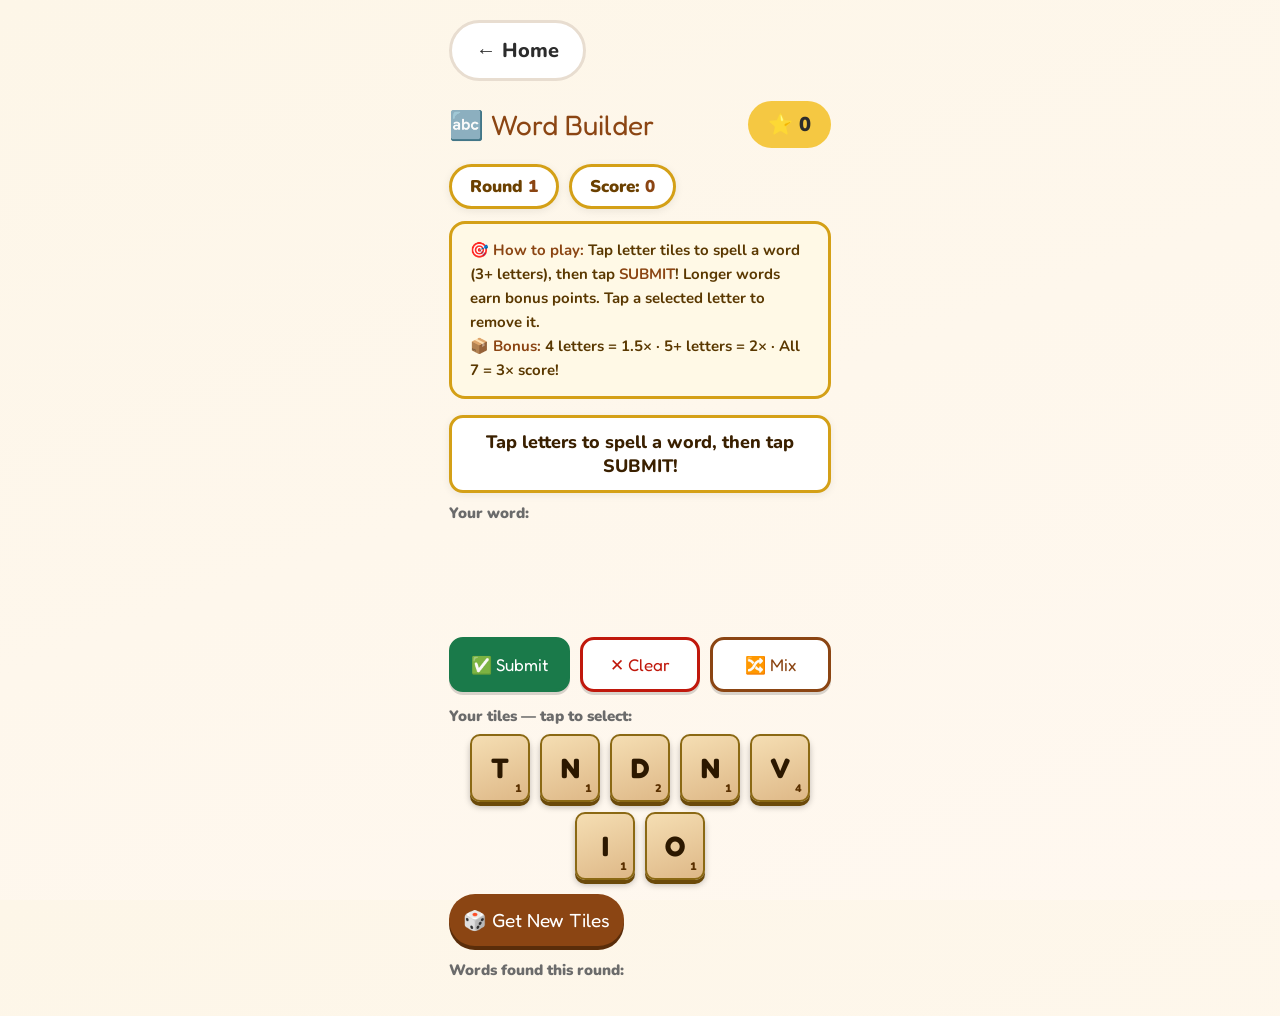
<file: scrabble.html>
<!DOCTYPE html>
<html lang="en">
<head>
<meta charset="UTF-8">
<meta name="viewport" content="width=device-width, initial-scale=1.0, maximum-scale=1.0, minimum-scale=1.0, user-scalable=no">
<title>Word Builder – Mind & Memory</title>
<link rel="stylesheet" href="style.css">
<style>
  body { background: linear-gradient(160deg, #FDF6E8, #FFF8F0); overflow-y: auto; }

  /* ── Score bar ── */
  .scrab-scorebar {
    display: flex; gap: 10px; padding: 0 24px 12px;
    align-items: center; flex-wrap: wrap;
  }
  .scrab-stat {
    background: #fff; border-radius: 50px;
    padding: 8px 18px; font-size: 17px; font-weight: 900;
    box-shadow: 0 2px 8px rgba(0,0,0,.08);
    border: 3px solid #D4A017;
    color: #6B4000;
  }
  .scrab-stat span { color: #8B4513; }

  /* ── Status message ── */
  .scrab-status {
    margin: 0 24px 10px; background: #fff;
    border-radius: 14px; padding: 12px 18px;
    font-size: 18px; font-weight: 800; text-align: center;
    border: 3px solid #D4A017;
    color: #3A2000; min-height: 52px;
    box-shadow: 0 2px 8px rgba(0,0,0,.07);
  }

  /* ── Word being built ── */
  .scrab-word-label {
    padding: 0 24px 6px; font-size: 15px;
    font-weight: 900; color: var(--subtext);
  }
  .scrab-word-area {
    min-height: 80px;
    display: flex; flex-wrap: wrap; gap: 8px;
    padding: 8px 24px 4px; align-items: center;
  }
  .scrab-word-score {
    padding: 0 24px 8px; font-size: 17px;
    font-weight: 900; color: #8B4513; min-height: 28px;
  }

  /* ── Action buttons ── */
  .scrab-actions {
    display: grid; grid-template-columns: 1fr 1fr 1fr;
    gap: 10px; padding: 0 24px 14px;
  }
  .scrab-btn {
    border-radius: 14px; padding: 14px 8px;
    font-family: 'Fredoka One', cursive; font-size: 17px;
    cursor: pointer; text-align: center; border: 3px solid;
    -webkit-tap-highlight-color: transparent;
    box-shadow: 0 3px 0 rgba(0,0,0,.15);
  }
  .scrab-btn:active { transform: translateY(2px); box-shadow: 0 1px 0 rgba(0,0,0,.15); }
  .scrab-btn.submit { background: #1A7A4A; border-color: #1A7A4A; color: #fff; }
  .scrab-btn.clear  { background: #fff; border-color: #C0180C; color: #C0180C; }
  .scrab-btn.shuffle{ background: #fff; border-color: #8B4513; color: #8B4513; }

  /* ── Rack of tiles ── */
  .scrab-rack-label { padding: 0 24px 8px; font-size: 15px; font-weight: 900; color: var(--subtext); }
  .scrab-rack {
    display: flex; flex-wrap: wrap; gap: 10px;
    padding: 0 24px 14px; justify-content: center;
  }

  /* ── Tile style — looks like real Scrabble ── */
  .scrab-tile {
    width: 60px; height: 68px;
    background: linear-gradient(160deg, #F5DEB3, #DEB887);
    border-radius: 10px;
    border: 2px solid #8B6914;
    box-shadow: 0 4px 0 #6B4A0A, 0 5px 6px rgba(0,0,0,.25);
    display: flex; flex-direction: column;
    align-items: center; justify-content: center;
    cursor: pointer; position: relative;
    -webkit-tap-highlight-color: transparent;
    user-select: none;
    transition: transform .1s, box-shadow .1s;
  }
  .scrab-tile:active { transform: translateY(3px); box-shadow: 0 1px 0 #6B4A0A; }
  .scrab-tile.used {
    background: linear-gradient(160deg, #C8A882, #A0825A);
    opacity: 0.5; cursor: default;
  }
  .scrab-tile.selected-tile {
    background: linear-gradient(160deg, #FFE066, #FFC107);
    border-color: #B8860B;
    box-shadow: 0 4px 0 #8B6400, 0 5px 10px rgba(255,193,7,.4);
  }
  .tile-letter {
    font-family: 'Fredoka One', cursive;
    font-size: 28px; font-weight: 900;
    color: #2C1800; line-height: 1;
  }
  .tile-val {
    font-family: 'Nunito', sans-serif;
    font-size: 11px; font-weight: 900;
    color: #5A3000; position: absolute;
    bottom: 4px; right: 6px;
  }

  /* ── New tiles button ── */
  .scrab-new-tiles {
    display: block; margin: 0 24px 14px;
    background: #8B4513; color: #fff;
    border: none; border-radius: 50px; padding: 14px;
    font-family: 'Fredoka One', cursive; font-size: 19px;
    cursor: pointer; text-align: center;
    box-shadow: 0 4px 0 #5A2D0A;
    -webkit-tap-highlight-color: transparent;
  }
  .scrab-new-tiles:active { transform: translateY(3px); box-shadow: 0 1px 0 #5A2D0A; }

  /* ── Found words ── */
  .found-label { padding: 0 24px 8px; font-size: 15px; font-weight: 900; color: var(--subtext); }
  .scrab-found {
    display: flex; flex-wrap: wrap; gap: 8px;
    padding: 0 24px 28px;
  }
  .found-chip {
    background: #1A7A4A; color: #fff;
    border-radius: 50px; padding: 7px 16px;
    font-size: 16px; font-weight: 900;
    box-shadow: 0 2px 6px rgba(0,0,0,.15);
  }

  /* ── Help box ── */
  .scrab-help {
    margin: 0 24px 16px; background: #FFF9E6;
    border: 3px solid #D4A017; border-radius: 16px;
    padding: 14px 18px; font-size: 15px; font-weight: 700;
    color: #5A3800; line-height: 1.6;
  }
  .scrab-help strong { color: #8B4513; }
</style>
  <link rel="manifest" href="manifest.json">
  <meta name="apple-mobile-web-app-capable" content="yes">
  <meta name="apple-mobile-web-app-status-bar-style" content="black-translucent">
  <meta name="apple-mobile-web-app-title" content="Mind &amp; Memory">
  <meta name="theme-color" content="#E8633A">
</head>
<body>

  <a class="back-btn" href="index.html">← Home</a>
  <div class="game-header">
    <div class="game-title" style="color:#8B4513">🔤 Word Builder</div>
    <div class="score-badge">⭐ <span id="scrab-score">0</span></div>
  </div>

  <!-- Score bar -->
  <div class="scrab-scorebar">
    <div class="scrab-stat">Round <span id="scrab-round">1</span></div>
    <div class="scrab-stat">Score: <span id="scrab-score2">0</span></div>
  </div>

  <!-- How to play -->
  <div class="scrab-help">
    🎯 <strong>How to play:</strong> Tap letter tiles to spell a word (3+ letters), then tap <strong>SUBMIT</strong>!
    Longer words earn bonus points. Tap a selected letter to remove it.
    <br>📦 <strong>Bonus:</strong> 4 letters = 1.5× · 5+ letters = 2× · All 7 = 3× score!
  </div>

  <!-- Status -->
  <div class="scrab-status" id="scrab-status">Tap letters to spell a word!</div>

  <!-- Word being built -->
  <div class="scrab-word-label">Your word:</div>
  <div class="scrab-word-area" id="scrab-word"></div>
  <div class="scrab-word-score" id="scrab-word-score"></div>

  <!-- Action buttons -->
  <div class="scrab-actions">
    <button class="scrab-btn submit" onclick="submitWord()">✅ Submit</button>
    <button class="scrab-btn clear"  onclick="clearWord()">✕ Clear</button>
    <button class="scrab-btn shuffle" onclick="shuffleRack()">🔀 Mix</button>
  </div>

  <!-- Tile rack -->
  <div class="scrab-rack-label">Your tiles — tap to select:</div>
  <div class="scrab-rack" id="scrab-rack"></div>

  <!-- Get new tiles -->
  <button class="scrab-new-tiles" onclick="newTiles()">🎲 Get New Tiles</button>

  <!-- Found words this round -->
  <div class="found-label" id="found-label">Words found this round:</div>
  <div class="scrab-found" id="scrab-found"></div>

  <script src="games/scrabble.js"></script>
  <script>
    // keep both score displays in sync
    const origScore = document.getElementById('scrab-score');
    const score2    = document.getElementById('scrab-score2');
    const observer  = new MutationObserver(() => score2.textContent = origScore.textContent);
    observer.observe(origScore, { childList: true, characterData: true, subtree: true });
  </script>
  <script>
    if ("serviceWorker" in navigator) {
      navigator.serviceWorker.register("/Mind-and-Memory/sw.js");
    }
  </script>
</body>
</html>
</file>
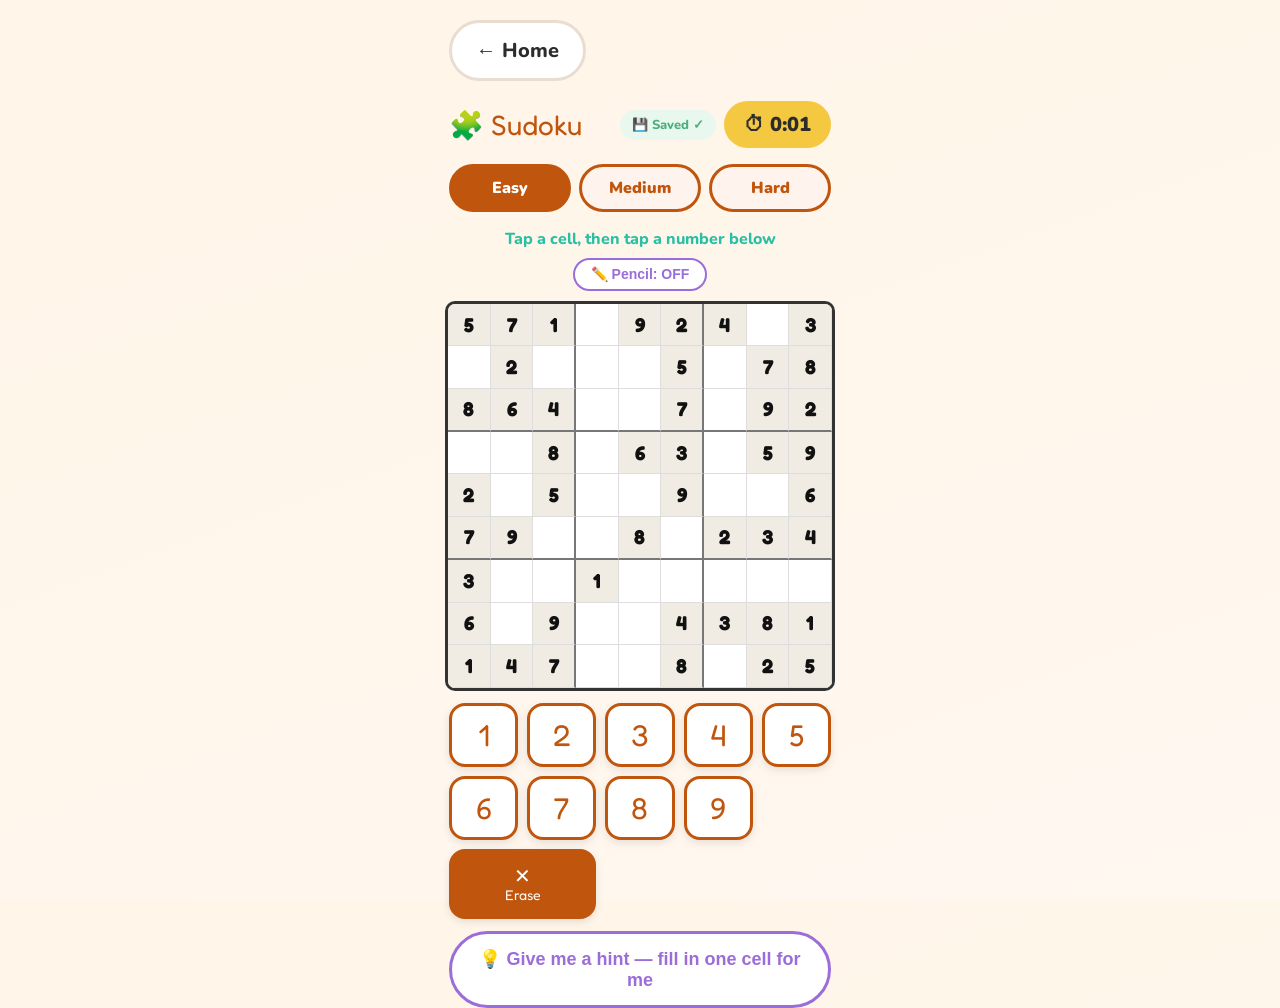
<file: sudoku.html>
<!DOCTYPE html>
<html lang="en">
<head>
<meta charset="UTF-8">
<meta name="viewport" content="width=device-width, initial-scale=1.0, maximum-scale=1.0, minimum-scale=1.0, user-scalable=no">
<title>Sudoku – Mind & Memory</title>
<link rel="stylesheet" href="style.css">
<style>
  body { background: linear-gradient(160deg,#FFF5E8,#FFF8F0); overflow-y:auto; }

  /* ── Top controls ── */
  .sudoku-controls {
    display: flex; gap: 8px; padding: 0 24px 12px;
    align-items: center;
  }
  .sudoku-level-pill {
    flex: 1; padding: 10px 0; border-radius: 50px;
    font-size: 16px; font-weight: 900; cursor: pointer;
    border: 3px solid #C0550D; color: #C0550D;
    background: #FFF3EE; -webkit-tap-highlight-color: transparent;
    text-align: center;
  }
  .sudoku-level-pill.active { background: #C0550D; color: #fff; }

  /* ── Header right cluster (timer + save tag) ── */
  .sudoku-header-right {
    display: flex; align-items: center; gap: 8px;
  }
  .sudoku-save-tag {
    font-size: 13px; font-weight: 800; white-space: nowrap;
    color: var(--green); background: #E8F8EF;
    padding: 6px 12px; border-radius: 50px;
  }

  /* ── Status line ── */
  .sudoku-status {
    text-align: center; padding: 4px 24px 8px;
    font-size: 16px; font-weight: 800; color: var(--teal); min-height: 24px;
  }

  /* ── Pencil toggle ── */
  .pencil-toggle-wrap { text-align: center; padding: 0 24px 10px; }
  #pencil-toggle {
    display: inline-block; width: auto;
    background: #fff; border: 2px solid var(--purple);
    border-radius: 50px; padding: 6px 16px;
    font-size: 14px; font-weight: 800; color: var(--purple);
    cursor: pointer; text-align: center;
    -webkit-tap-highlight-color: transparent;
    transition: background .2s, color .2s;
    line-height: 1.2;
  }

  /* ── Board ── */
  .sudoku-board-wrap {
    padding: 0 10px 12px; display: flex; justify-content: center;
  }
  .sudoku-board {
    display: grid; grid-template-columns: repeat(9, 1fr);
    border: 3px solid #333; border-radius: 10px; overflow: hidden;
    width: 100%; max-width: 390px;
  }
  .sudoku-cell {
    aspect-ratio: 1;
    display: flex; align-items: center; justify-content: center;
    font-family: 'Fredoka One', cursive; font-size: 20px;
    background: #fff; color: var(--text); cursor: pointer;
    border-right: 1px solid #ddd; border-bottom: 1px solid #ddd;
    position: relative; transition: background .12s;
    -webkit-tap-highlight-color: transparent;
    user-select: none;
  }

  /* cell states */
  .sudoku-cell.given       { background: #F0EBE3; color: #111; font-weight: 900; cursor: default; }
  .sudoku-cell.selected    { background: #A8D8F0 !important; }
  .sudoku-cell.highlight   { background: #E0F2FB; }
  .sudoku-cell.same-num    { background: #C8EADA; }
  .sudoku-cell.error       { color: #D32F2F; }
  .sudoku-cell.correct-fill{ color: #1A7A52; }

  /* ── Pencil marks mini-grid ── */
  .pencil-grid {
    display: grid; grid-template-columns: repeat(3, 1fr);
    width: 100%; height: 100%; padding: 1px;
  }
  .pencil-num {
    display: flex; align-items: center; justify-content: center;
    font-family: 'Nunito', sans-serif;
    font-size: 8px; font-weight: 900;
    color: #7B3FC4; line-height: 1;
  }

  /* ── Number pad ── */
  .sudoku-numpad {
    display: grid; grid-template-columns: repeat(5, 1fr);
    gap: 9px; padding: 0 24px 12px;
  }
  .sudoku-num {
    background: #fff; border: 3px solid #C0550D;
    border-radius: 16px; padding: 14px 6px;
    font-family: 'Fredoka One', cursive; font-size: 30px;
    cursor: pointer; text-align: center; color: #C0550D;
    box-shadow: 0 3px 8px rgba(0,0,0,.1);
    -webkit-tap-highlight-color: transparent;
    user-select: none; line-height: 1;
  }
  .sudoku-num:active { transform: scale(.92); }
  .sudoku-num.erase {
    grid-column: span 2;
    background: #C0550D; color: #fff;
    font-size: 20px; border-color: #C0550D;
    display: flex; flex-direction: column;
    align-items: center; justify-content: center; gap: 2px;
  }

  /* ── Hint button ── */
  .sudoku-hint-btn {
    display: block; margin: 0 24px 20px;
    background: #fff; border: 3px solid var(--purple);
    border-radius: 50px; padding: 14px 20px;
    font-size: 18px; font-weight: 800; color: var(--purple);
    cursor: pointer; text-align: center;
    -webkit-tap-highlight-color: transparent;
  }
  .sudoku-hint-btn:active { transform: scale(.97); }
</style>
  <link rel="manifest" href="manifest.json">
  <meta name="apple-mobile-web-app-capable" content="yes">
  <meta name="apple-mobile-web-app-status-bar-style" content="black-translucent">
  <meta name="apple-mobile-web-app-title" content="Mind &amp; Memory">
  <meta name="theme-color" content="#E8633A">
</head>
<body>

  <a class="back-btn" href="index.html">← Home</a>

  <div class="game-header">
    <div class="game-title" style="color:#C0550D">🧩 Sudoku</div>
    <div class="sudoku-header-right">
      <span class="sudoku-save-tag" id="sudoku-save-tag">💾 Saved</span>
      <div class="score-badge" id="sudoku-timer">⏱ 0:00</div>
    </div>
  </div>

  <!-- Level selector -->
  <div class="sudoku-controls">
    <span class="sudoku-level-pill active" data-lvl="easy"   onclick="setSudokuLevel('easy')">Easy</span>
    <span class="sudoku-level-pill"        data-lvl="medium" onclick="setSudokuLevel('medium')">Medium</span>
    <span class="sudoku-level-pill"        data-lvl="hard"   onclick="setSudokuLevel('hard')">Hard</span>
  </div>

  <!-- Status -->
  <div class="sudoku-status" id="sudoku-status">Tap a cell, then tap a number</div>

  <!-- ✏️ Pencil mode toggle -->
  <div class="pencil-toggle-wrap">
    <button id="pencil-toggle" onclick="togglePencil()">
      ✏️ Pencil: <strong>OFF</strong>
    </button>
  </div>

  <!-- Board -->
  <div class="sudoku-board-wrap">
    <div class="sudoku-board" id="sudoku-board"></div>
  </div>

  <!-- Number pad -->
  <div class="sudoku-numpad" id="sudoku-numpad"></div>

  <!-- Hint -->
  <button class="sudoku-hint-btn" onclick="sudokuHint()">
    💡 Give me a hint — fill in one cell for me
  </button>

  <!-- Win popup -->
  <div class="overlay" id="result-overlay">
    <div class="result-popup">
      <div class="result-emoji" id="res-emoji">🏆</div>
      <div class="result-title" id="res-title">Puzzle Complete!</div>
      <div class="result-score" id="res-score"></div>
      <button class="popup-btn" id="res-play-again">New Puzzle 🔄</button>
      <a class="popup-btn secondary" href="index.html">← Back to Home</a>
    </div>
  </div>

  <script src="games/sudoku.js"></script>
  <script>
    if ("serviceWorker" in navigator) {
      navigator.serviceWorker.register("/Mind-and-Memory/sw.js");
    }
  </script>
</body>
</html>
</file>
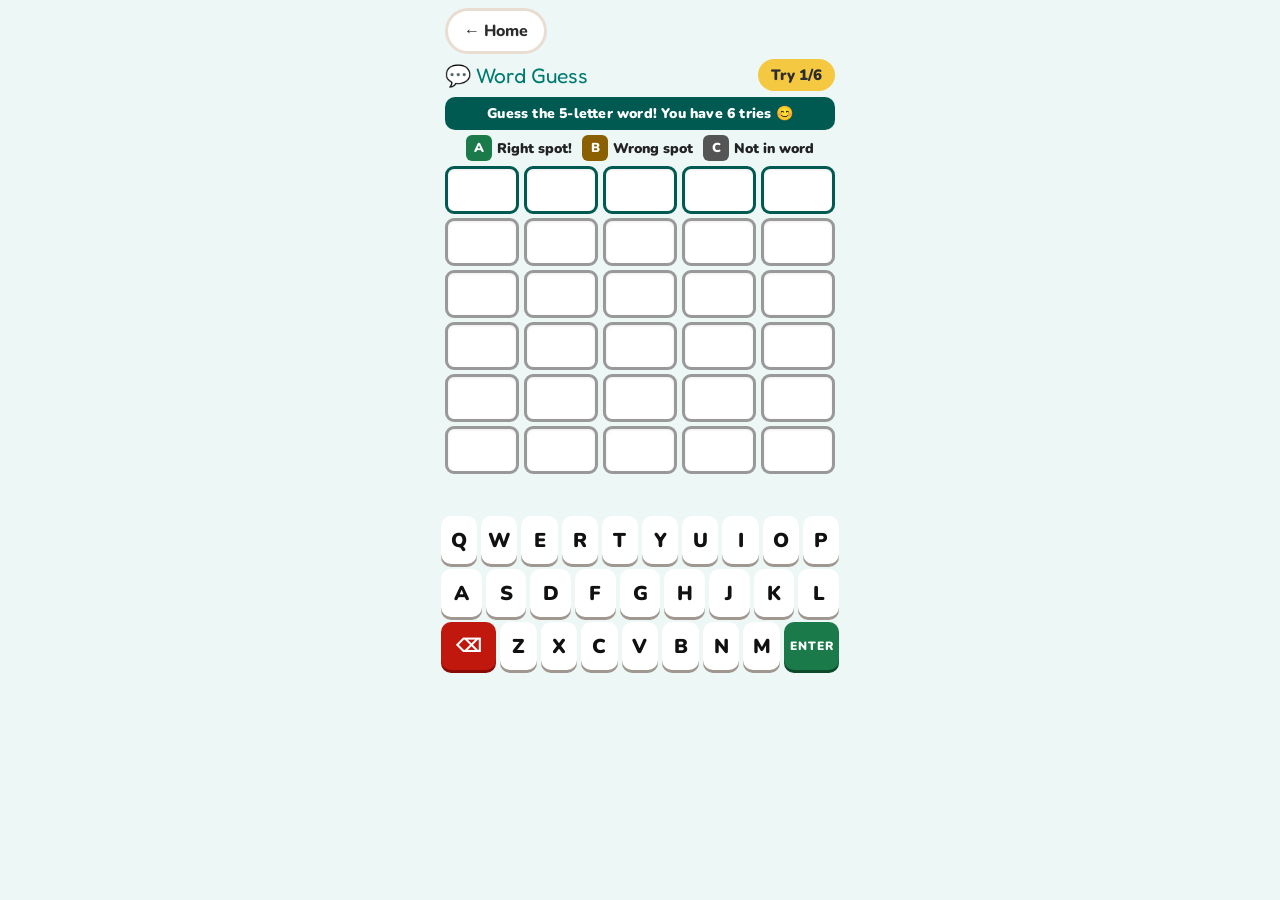
<file: wordle.html>
<!DOCTYPE html>
<html lang="en">
<head>
<meta charset="UTF-8">
<meta name="viewport" content="width=device-width, initial-scale=1.0, maximum-scale=1.0, minimum-scale=1.0, user-scalable=no">
<title>Word Guess – Mind & Memory</title>
<link rel="stylesheet" href="style.css">
<style>
  html, body {
    height: 100%;
    overflow: hidden;
    background: #EDF7F6;
  }
  body {
    display: flex;
    flex-direction: column;
    /* Respect iPhone rounded corners & home indicator on ALL sides */
    padding-top:    env(safe-area-inset-top);
    padding-left:   max(env(safe-area-inset-left), 6px);
    padding-right:  max(env(safe-area-inset-right), 6px);
    padding-bottom: max(env(safe-area-inset-bottom), 10px);
  }

  /* ── TOP: back + header + banner + legend — all compact ── */
  .wordle-top { flex-shrink: 0; }

  .back-btn  { margin: 8px 14px 0; padding: 9px 16px; font-size: 16px; }
  .game-header { padding: 5px 14px 3px; }
  .game-title  { font-size: 21px; }
  .score-badge { font-size: 15px; padding: 6px 13px; }

  .wordle-banner {
    margin: 3px 14px 3px;
    background: #005A52;
    color: #fff;
    border-radius: 10px; padding: 7px 12px;
    font-size: 14px; font-weight: 900; text-align: center;
    letter-spacing: 0.2px;
  }

  .wordle-legend {
    display: flex; gap: 10px; justify-content: center;
    padding: 2px 14px 3px;
  }
  .legend-item { display: flex; align-items: center; gap: 5px; font-size: 14px; font-weight: 900; color: #222; }
  .legend-box  {
    width: 26px; height: 26px; border-radius: 6px;
    display: flex; align-items: center; justify-content: center;
    font-size: 13px; color: #fff; font-weight: 900;
  }
  .legend-box.green  { background: #1A7A4A; } /* dark green */
  .legend-box.yellow { background: #8A6000; } /* dark gold */
  .legend-box.gray   { background: #555;    } /* dark gray */

  /* ── GRID — fixed height rows, never overlaps keyboard ── */
  #wordle-grid {
    flex-shrink: 0;         /* does NOT grow — fixed size */
    display: flex;
    flex-direction: column;
    gap: 4px;
    padding: 2px 14px 2px;
  }
  .wordle-row {
    display: grid;
    grid-template-columns: repeat(5, 1fr);
    gap: 5px;
    height: 48px;           /* fixed row height */
  }
  .wordle-cell {
    border: 3px solid #999;
    border-radius: 9px;
    display: flex; align-items: center; justify-content: center;
    font-family: 'Fredoka One', cursive;
    font-size: 30px; font-weight: 900;
    background: #fff; color: #000;
    box-shadow: inset 0 1px 3px rgba(0,0,0,0.08);
    transition: background .25s, border-color .25s, color .25s;
  }
  .wordle-cell.active-row { border-color: #005A52; border-width: 3px; }

  /* HIGH CONTRAST colour states */
  .wordle-cell.correct {
    background: #1A7A4A;  /* dark green */
    border-color: #1A7A4A;
    color: #fff;
  }
  .wordle-cell.present {
    background: #8A6000;  /* dark gold/amber */
    border-color: #8A6000;
    color: #fff;
  }
  .wordle-cell.absent {
    background: #444;     /* very dark gray */
    border-color: #444;
    color: #fff;
  }

  /* ── FEEDBACK ── */
  #wordle-feedback {
    flex-shrink: 0;
    text-align: center; padding: 2px 14px;
    font-size: 16px; font-weight: 900; min-height: 26px;
  }
  #wordle-feedback.good { color: #1A7A4A; }
  #wordle-feedback.bad  { color: #C0180C; }
  #wordle-feedback.hint { color: #007A6E; }

  /* small spacer */
  .wordle-spacer { flex: 1; max-height: 10px; min-height: 2px; }

  /* ── KEYBOARD ── */
  #wordle-keyboard {
    flex-shrink: 0;
    /* Use safe-area so bottom row is always above home indicator */
    padding: 4px 6px max(env(safe-area-inset-bottom), 10px);
    display: flex;
    flex-direction: column;
    gap: 5px;
  }
  .kb-row {
    display: flex;
    gap: 4px;
    padding: 0 4px;
  }
  .kb-key {
    flex: 1;
    /* Shorter keys so all 3 rows + shadow fit on screen */
    height: 48px;
    border-radius: 10px;
    border: none;
    background: #FFFFFF;
    font-family: 'Nunito', sans-serif;
    font-size: 20px;
    font-weight: 900;
    cursor: pointer;
    color: #111;
    display: flex; align-items: center; justify-content: center;
    /* Smaller shadow so total height is shorter */
    box-shadow: 0 3px 0 #A09890;
    -webkit-tap-highlight-color: transparent;
    user-select: none;
    transition: background 0.12s, color 0.12s;
  }
  .kb-key:active {
    transform: translateY(3px);
    box-shadow: 0 0px 0 #A09890;
  }

  /* ENTER — solid green */
  .kb-key.enter-key {
    background: #1A7A4A;
    color: #fff;
    font-size: 12px;
    font-weight: 900;
    letter-spacing: 1px;
    box-shadow: 0 3px 0 #0D4A2A;
  }
  .kb-key.enter-key:active { box-shadow: 0 0px 0 #0D4A2A; }

  /* DELETE — solid red */
  .kb-key.delete-key {
    background: #C0180C;
    color: #fff;
    font-size: 18px;
    box-shadow: 0 3px 0 #8A0A06;
  }
  .kb-key.delete-key:active { box-shadow: 0 0px 0 #8A0A06; }

  /* Wide keys */
  .kb-key.wide { flex: 1.5; }

  /* Guessed letter states */
  .kb-key.correct {
    background: #1A7A4A; color: #fff;
    box-shadow: 0 3px 0 #0D4A2A;
  }
  .kb-key.present {
    background: #8A6000; color: #fff;
    box-shadow: 0 3px 0 #5A3E00;
  }
  .kb-key.absent {
    background: #555; color: #fff;
    box-shadow: 0 3px 0 #222;
  }
</style>
  <link rel="manifest" href="manifest.json">
  <meta name="apple-mobile-web-app-capable" content="yes">
  <meta name="apple-mobile-web-app-status-bar-style" content="black-translucent">
  <meta name="apple-mobile-web-app-title" content="Mind &amp; Memory">
  <meta name="theme-color" content="#E8633A">
  <link rel="icon" href="data:image/svg+xml,<svg xmlns='http://www.w3.org/2000/svg' viewBox='0 0 100 100'><rect width='100' height='100' rx='22' fill='%2390DE64'/><text y='78' x='50' text-anchor='middle' font-size='68'>🧠</text></svg>">
  <link rel="apple-touch-icon" href="icon-192.png">
</head>
<body>

  <div class="wordle-top">
    <a class="back-btn" href="index.html">← Home</a>
    <div class="game-header">
      <div class="game-title" style="color:#007A6E">💬 Word Guess</div>
      <div class="score-badge">Try <span id="wordle-try">1</span>/6</div>
    </div>
    <div class="wordle-banner">Guess the 5-letter word! You have 6 tries 😊</div>
    <div class="wordle-legend">
      <div class="legend-item"><div class="legend-box green">A</div> Right spot!</div>
      <div class="legend-item"><div class="legend-box yellow">B</div> Wrong spot</div>
      <div class="legend-item"><div class="legend-box gray">C</div> Not in word</div>
    </div>
  </div>

  <!-- 6-row grid — fixed height, never overlaps keyboard -->
  <div id="wordle-grid"></div>

  <div id="wordle-feedback"></div>

  <!-- pushes keyboard down but lets grid stay fixed -->
  <div class="wordle-spacer"></div>

  <!-- keyboard always at bottom -->
  <div id="wordle-keyboard"></div>

  <div class="overlay" id="result-overlay">
    <div class="result-popup">
      <div class="result-emoji" id="res-emoji">🎉</div>
      <div class="result-title" id="res-title">Well Done!</div>
      <div class="result-score" id="res-score"></div>
      <button class="popup-btn" id="res-play-again">Play Again 🔄</button>
      <a class="popup-btn secondary" href="index.html">← Back to Home</a>
    </div>
  </div>

  <script src="games/wordle.js"></script>
  <script>
    if ("serviceWorker" in navigator) {
      navigator.serviceWorker.register("/Mind-and-Memory/sw.js");
    }
  </script>
</body>
</html>
</file>
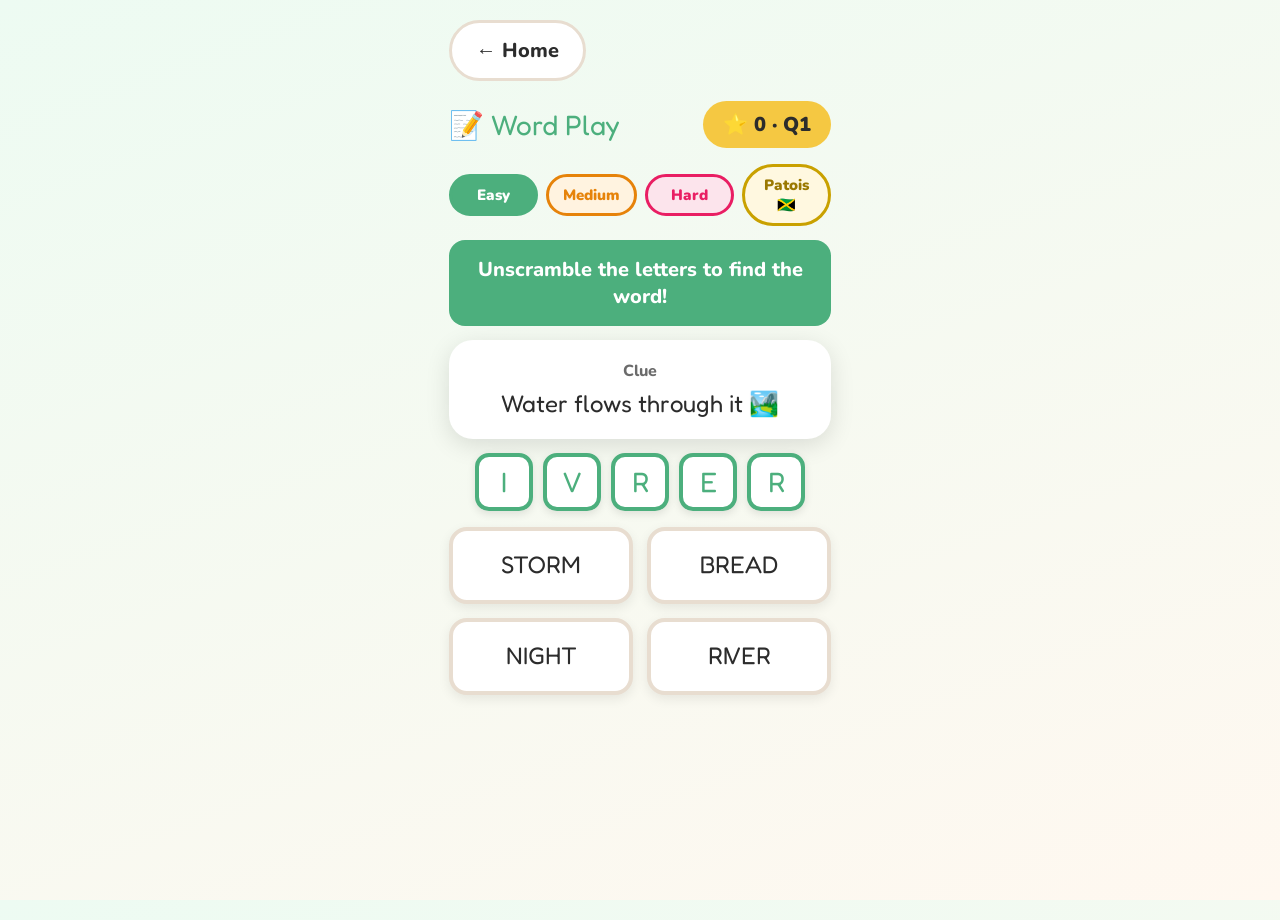
<file: wordplay.html>
<!DOCTYPE html>
<html lang="en">
<head>
<meta charset="UTF-8">
<meta name="viewport" content="width=device-width, initial-scale=1.0, maximum-scale=1.0, minimum-scale=1.0, user-scalable=no">
<title>Word Play – Mind & Memory</title>
<link rel="stylesheet" href="style.css">
<style>
  body { background: linear-gradient(160deg, #EDFBF2, #FFF8F0); }
  .word-level-bar { display:flex; gap:8px; padding:0 24px 14px; align-items:center; flex-wrap:wrap; }
  .word-level-pill { padding:8px 14px; border-radius:50px; font-size:15px; font-weight:900; cursor:pointer; border:3px solid transparent; -webkit-tap-highlight-color:transparent; flex:1; text-align:center; }
  .word-level-pill.easy   { background:#E8F8EF; color:var(--green);  border-color:var(--green); }
  .word-level-pill.medium { background:#FFF3E0; color:#E6830A; border-color:#E6830A; }
  .word-level-pill.hard   { background:#FCE4EC; color:#E91E63; border-color:#E91E63; }
  .word-level-pill.patois { background:#FFF8E0; color:#9A7800; border-color:#C9A100; }
  .word-level-pill.easy.active   { background:var(--green); color:#fff; }
  .word-level-pill.medium.active { background:#E6830A; color:#fff; }
  .word-level-pill.hard.active   { background:#E91E63; color:#fff; }
  .word-level-pill.patois.active { background:#C9A100; color:#fff; }
  .word-banner { margin:0 24px 14px; border-radius:16px; padding:16px 20px; font-size:20px; font-weight:800; text-align:center; color:#fff; }
  .word-banner.easy   { background:var(--green); }
  .word-banner.medium { background:#E6830A; }
  .word-banner.hard   { background:#E91E63; }
  .word-banner.patois { background:#C9A100; }
  .word-clue-box { margin:0 24px 14px; background:#fff; border-radius:var(--radius); padding:20px; text-align:center; box-shadow:var(--shadow); }
  .word-clue-label { font-size:16px; color:var(--subtext); font-weight:800; margin-bottom:6px; }
  .word-clue-text { font-family:'Fredoka One',cursive; font-size:24px; color:var(--text); line-height:1.3; white-space:pre-line; }
  .word-blanks { display:flex; justify-content:center; gap:10px; flex-wrap:wrap; padding:0 24px 16px; }
  .word-blank { width:58px; height:58px; background:#fff; border:4px solid var(--green); border-radius:14px; display:flex; align-items:center; justify-content:center; font-family:'Fredoka One',cursive; font-size:28px; color:var(--green); box-shadow:0 3px 8px rgba(0,0,0,0.1); }
  .word-options { display:grid; grid-template-columns:1fr 1fr; gap:14px; padding:0 24px; }
  .word-btn { background:#fff; border:4px solid var(--border); border-radius:18px; padding:20px 10px; font-family:'Fredoka One',cursive; font-size:24px; cursor:pointer; text-align:center; box-shadow:0 4px 12px rgba(0,0,0,0.08); -webkit-tap-highlight-color:transparent; color:var(--text); line-height:1.2; }
  .word-btn:active { transform:scale(.95); }
  .word-btn.correct { background:var(--green); border-color:var(--green); color:#fff; }
  .word-btn.wrong   { background:#EF5350; border-color:#EF5350; color:#fff; }
</style>
  <link rel="manifest" href="manifest.json">
  <meta name="apple-mobile-web-app-capable" content="yes">
  <meta name="apple-mobile-web-app-status-bar-style" content="black-translucent">
  <meta name="apple-mobile-web-app-title" content="Mind &amp; Memory">
  <meta name="theme-color" content="#E8633A">
</head>
<body>
  <a class="back-btn" href="index.html">← Home</a>
  <div class="game-header">
    <div class="game-title" style="color:var(--green)">📝 Word Play</div>
    <div class="score-badge">⭐ <span id="word-score">0</span> · Q<span id="word-qnum">1</span></div>
  </div>
  <div class="word-level-bar">
    <span class="word-level-pill easy active" onclick="setWordLevel('easy')">Easy</span>
    <span class="word-level-pill medium"      onclick="setWordLevel('medium')">Medium</span>
    <span class="word-level-pill hard"        onclick="setWordLevel('hard')">Hard</span>
    <span class="word-level-pill patois"      onclick="setWordLevel('patois')">Patois 🇯🇲</span>
  </div>
  <div class="word-banner easy" id="word-banner">Unscramble the letters!</div>
  <div class="word-clue-box" id="word-clue-box">
    <div class="word-clue-label">Clue</div>
    <div class="word-clue-text" id="word-clue-text"></div>
  </div>
  <div class="word-blanks" id="word-blanks"></div>
  <div class="word-options" id="word-options"></div>
  <div class="feedback-area" id="word-feedback"></div>
  <script src="games/wordplay.js"></script>
  <script>
    if ("serviceWorker" in navigator) {
      navigator.serviceWorker.register("/Mind-and-Memory/sw.js");
    }
  </script>
</body>
</html>
</file>
<file: style.css>
@import url('https://fonts.googleapis.com/css2?family=Nunito:wght@400;700;800;900&family=Fredoka+One&display=swap');

:root {
  --bg: #FFF8F0;
  --card: #FFFFFF;
  --primary: #E8633A;
  --secondary: #4A90D9;
  --green: #4CAF7D;
  --yellow: #F5C842;
  --purple: #9B6DD9;
  --teal: #2BBFA4;
  --text: #2C2C2C;
  --subtext: #6B6B6B;
  --border: #E8DDD0;
  --shadow: 0 6px 24px rgba(0,0,0,0.12);
  --radius: 24px;
}

/* Prevent double-tap zoom */
* {
  touch-action: manipulation;
}


* { box-sizing: border-box; margin: 0; padding: 0; }
html, body { height: 100%; }
body {
  font-family: 'Nunito', sans-serif;
  background: var(--bg);
  color: var(--text);
  max-width: 430px;
  margin: 0 auto;
  min-height: 100vh;
  overflow-x: hidden;
}

/* ── Back Button ── */
.back-btn {
  display: flex; align-items: center; gap: 10px;
  background: #fff; border: 3px solid var(--border);
  border-radius: 50px; padding: 14px 24px;
  font-size: 20px; font-weight: 800;
  font-family: 'Nunito', sans-serif;
  cursor: pointer; color: var(--text);
  margin: 20px 24px 0; width: fit-content;
  -webkit-tap-highlight-color: transparent;
  text-decoration: none;
}
.back-btn:active { transform: scale(0.96); }

/* ── Game Header ── */
.game-header {
  padding: 20px 24px 16px;
  display: flex; align-items: center; justify-content: space-between;
}
.game-title { font-family: 'Fredoka One', cursive; font-size: 28px; }
.score-badge {
  background: var(--yellow); border-radius: 50px;
  padding: 10px 20px; font-size: 20px; font-weight: 900;
}

/* ── Progress Bar ── */
.progress-bar-wrap {
  background: var(--border); border-radius: 50px;
  height: 12px; margin: 0 24px 16px; overflow: hidden;
}
.progress-bar-fill {
  height: 100%;
  background: linear-gradient(90deg, var(--primary), var(--yellow));
  border-radius: 50px; transition: width 0.4s ease;
}

/* ── Feedback ── */
.feedback-area {
  text-align: center; padding: 12px 24px;
  font-size: 26px; font-weight: 900; min-height: 52px;
}
.feedback-area.good { color: var(--green); }
.feedback-area.bad  { color: #EF5350; }
.feedback-area.hint { color: var(--teal); }

/* ── Result Popup Overlay ── */
.overlay {
  display: none; position: fixed; inset: 0;
  background: rgba(0,0,0,0.55); z-index: 100;
  align-items: center; justify-content: center;
}
.overlay.show { display: flex; }
.result-popup {
  background: #fff; border-radius: 32px;
  padding: 40px 32px; text-align: center;
  width: 88%; max-width: 360px;
  box-shadow: 0 20px 60px rgba(0,0,0,0.3);
}
.result-emoji { font-size: 72px; margin-bottom: 12px; }
.result-title { font-family: 'Fredoka One', cursive; font-size: 36px; margin-bottom: 8px; }
.result-score { font-size: 22px; color: var(--subtext); font-weight: 800; margin-bottom: 28px; }
.popup-btn {
  display: block; width: 100%;
  background: var(--primary); color: #fff; border: none;
  border-radius: 18px; padding: 20px;
  font-family: 'Fredoka One', cursive; font-size: 24px;
  cursor: pointer; margin-bottom: 14px;
  box-shadow: 0 4px 14px rgba(232,99,58,0.35);
  text-decoration: none; text-align: center;
}
.popup-btn.secondary {
  background: #fff; border: 3px solid var(--border);
  color: var(--text); box-shadow: none;
}
</file>
